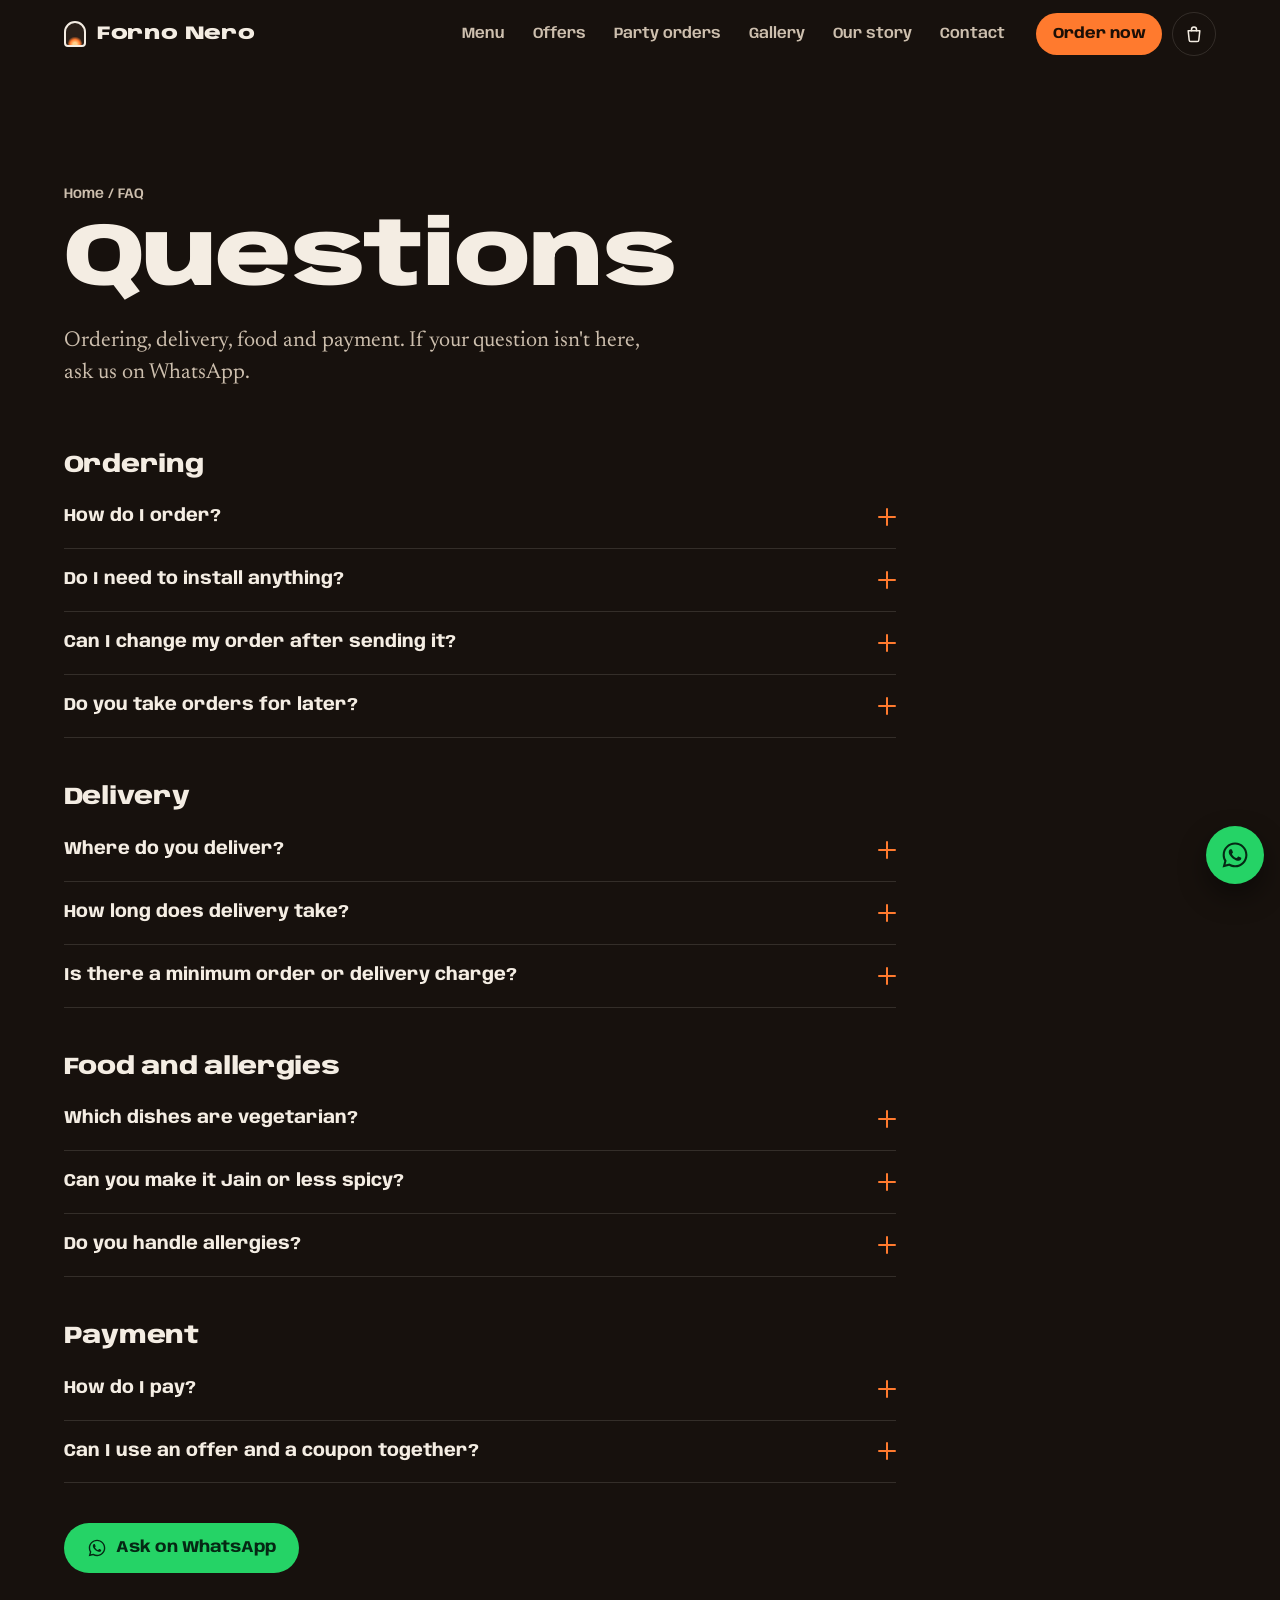
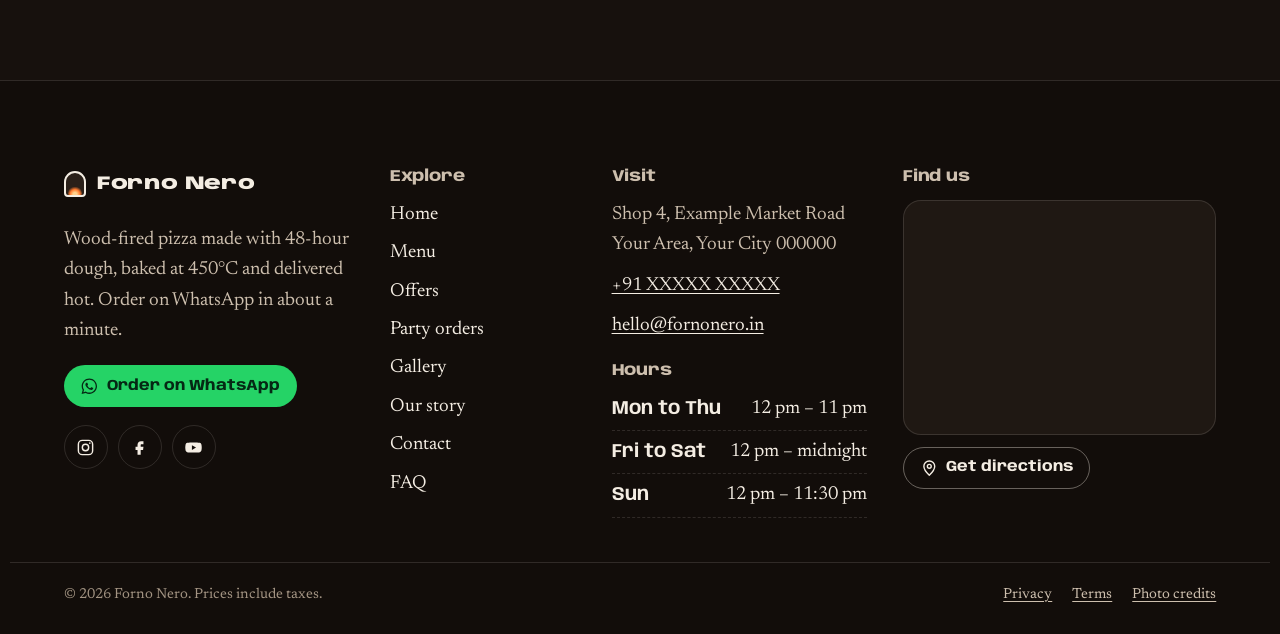
<file: faq.html>
<!doctype html>
<html lang="en-IN">
<head>
<meta charset="utf-8">
<meta name="viewport" content="width=device-width, initial-scale=1, viewport-fit=cover">
<title>FAQ — Forno Nero</title>
<meta name="description" content="Answers about ordering on WhatsApp, delivery areas and times, vegetarian and Jain options, allergies and payment.">
<meta name="theme-color" content="#17110d">
<link rel="icon" href="assets/favicon.svg" type="image/svg+xml">
<meta property="og:type" content="website">
<meta property="og:site_name" content="Forno Nero">
<meta property="og:title" content="FAQ — Forno Nero">
<meta property="og:description" content="Answers about ordering on WhatsApp, delivery areas and times, vegetarian and Jain options, allergies and payment.">
<meta property="og:image" content="https://images.unsplash.com/photo-1717883235373-ef10b2a745a3?ixlib=rb-4.1.0&amp;auto=format&amp;fit=crop&amp;w=1200&amp;h=630&amp;q=75">
<meta name="twitter:card" content="summary_large_image">
<link rel="preconnect" href="https://images.unsplash.com">
<link rel="preconnect" href="https://fonts.googleapis.com">
<link rel="preconnect" href="https://fonts.gstatic.com" crossorigin>
<link rel="preload" as="style" href="https://fonts.googleapis.com/css2?family=Anybody:wdth,wght@50..150,400..900&amp;family=Newsreader:ital,opsz,wght@0,6..72,400..600;1,6..72,400..600&amp;display=swap" onload="this.onload=null;this.rel='stylesheet'">
<noscript><link rel="stylesheet" href="https://fonts.googleapis.com/css2?family=Anybody:wdth,wght@50..150,400..900&amp;family=Newsreader:ital,opsz,wght@0,6..72,400..600;1,6..72,400..600&amp;display=swap"></noscript>
<link rel="stylesheet" href="css/styles.css">
</head>
<body class="page-faq">
<a class="skip" href="#main">Skip to content</a>
<header class="site-header" data-header>
  <div class="container header-inner">
    <a class="brand" href="index.html"><span class="brand-mark" aria-hidden="true"></span><span>Forno Nero</span></a>
    <nav class="nav" aria-label="Main"><ul><li><a href="menu.html">Menu</a></li><li><a href="offers.html">Offers</a></li><li><a href="catering.html">Party orders</a></li><li><a href="gallery.html">Gallery</a></li><li><a href="about.html">Our story</a></li><li><a href="contact.html">Contact</a></li></ul></nav>
    <div class="header-actions">
      <a class="btn btn-ember btn-sm header-order" href="menu.html">Order now</a>
      <button class="icon-btn cart-btn" type="button" data-cart-open aria-label="Open your order, 0 items"><svg viewBox="0 0 24 24" fill="none" stroke="currentColor" stroke-width="1.8" stroke-linecap="round" stroke-linejoin="round" aria-hidden="true"><path d="M5 8h14l-1.2 11.1a2 2 0 0 1-2 1.9H8.2a2 2 0 0 1-2-1.9L5 8z"/><path d="M9 8V6.5a3 3 0 0 1 6 0V8"/></svg><span class="cart-count" data-cart-count>0</span></button>
      <button class="icon-btn menu-toggle" type="button" data-nav-toggle aria-expanded="false" aria-controls="mobile-nav" aria-label="Open menu"><span class="bars"></span></button>
    </div>
  </div>
</header>
<div class="mobile-nav" id="mobile-nav" data-mobile-nav hidden>
  <nav aria-label="Mobile"><ul><li><a href="index.html">Home</a></li><li><a href="menu.html">Menu</a></li><li><a href="offers.html">Offers</a></li><li><a href="catering.html">Party orders</a></li><li><a href="gallery.html">Gallery</a></li><li><a href="about.html">Our story</a></li><li><a href="contact.html">Contact</a></li><li><a href="faq.html" aria-current="page">FAQ</a></li></ul></nav>
  <div class="mobile-nav-foot">
    <p class="status" data-open-status>Open daily from 12 pm</p>
    <a class="btn btn-wa" data-href="whatsapp" href="contact.html"><svg viewBox="0 0 24 24" fill="currentColor" aria-hidden="true"><path d="M12.04 2C6.58 2 2.13 6.45 2.13 11.91c0 1.75.46 3.45 1.32 4.95L2.05 22l5.25-1.38c1.45.79 3.08 1.21 4.74 1.21 5.46 0 9.91-4.45 9.91-9.91C21.95 6.45 17.5 2 12.04 2zm0 18.15c-1.48 0-2.93-.4-4.2-1.15l-.3-.18-3.12.82.83-3.04-.2-.31a8.2 8.2 0 0 1-1.26-4.38c0-4.54 3.7-8.24 8.25-8.24 4.54 0 8.24 3.7 8.24 8.24 0 4.55-3.7 8.24-8.24 8.24zm4.52-6.16c-.25-.12-1.47-.72-1.69-.81-.23-.08-.39-.12-.56.13-.16.25-.64.81-.79.97-.14.17-.29.19-.54.06-.25-.12-1.05-.39-1.99-1.23-.74-.66-1.23-1.47-1.38-1.72-.14-.25-.02-.38.11-.51.11-.11.25-.29.37-.43.13-.15.17-.25.25-.42.08-.17.04-.31-.02-.43-.06-.13-.56-1.35-.77-1.84-.2-.48-.41-.42-.56-.43h-.48c-.17 0-.43.06-.66.31-.22.25-.86.85-.86 2.07 0 1.22.89 2.4 1.01 2.56.12.17 1.75 2.67 4.23 3.74.59.26 1.05.41 1.41.52.59.19 1.13.16 1.56.1.48-.07 1.47-.6 1.67-1.18.21-.58.21-1.07.14-1.18-.06-.1-.22-.16-.47-.28z"/></svg>Order on WhatsApp</a>
    <a class="btn btn-ghost" data-href="call" href="contact.html"><svg viewBox="0 0 24 24" fill="none" stroke="currentColor" stroke-width="1.8" stroke-linecap="round" stroke-linejoin="round" aria-hidden="true"><path d="M5 4h3l2 5-2.5 1.5a11 11 0 0 0 5 5L14 13l5 2v3a2 2 0 0 1-2 2A16 16 0 0 1 3 6a2 2 0 0 1 2-2z"/></svg>Call us</a>
  </div>
</div>
<main id="main">
<header class="page-hero">
  <div class="container">
    <p class="crumbs"><a href="index.html">Home</a> / FAQ</p>
    <h1 class="display">Questions</h1>
    <p class="lead">Ordering, delivery, food and payment. If your question isn't here, ask us on WhatsApp.</p>
  </div>
</header>
<div class="container section-tight" style="padding-top:0"><div style="max-width:52rem"><section class="faq-group"><h2>Ordering</h2><div class="faq-item"><button class="faq-q" type="button">How do I order?<span class="plus" aria-hidden="true"></span></button><div class="faq-a" role="region"><div><p>Add dishes from the menu, open your order, fill in your details and press “Send order on WhatsApp”. A ready-made message opens in WhatsApp. Press send and we confirm the total and delivery time.</p></div></div></div><div class="faq-item"><button class="faq-q" type="button">Do I need to install anything?<span class="plus" aria-hidden="true"></span></button><div class="faq-a" role="region"><div><p>Only WhatsApp, which you probably have already. There's no app to download and no account to create.</p></div></div></div><div class="faq-item"><button class="faq-q" type="button">Can I change my order after sending it?<span class="plus" aria-hidden="true"></span></button><div class="faq-a" role="region"><div><p>Yes. Reply in the same WhatsApp chat as soon as you can. Once a pizza is in the oven we can't change it, but we'll tell you what's possible.</p></div></div></div><div class="faq-item"><button class="faq-q" type="button">Do you take orders for later?<span class="plus" aria-hidden="true"></span></button><div class="faq-a" role="region"><div><p>Yes. Choose “Later today” in the order form and write the time in the notes, or message us to order for another day.</p></div></div></div></section><section class="faq-group"><h2>Delivery</h2><div class="faq-item"><button class="faq-q" type="button">Where do you deliver?<span class="plus" aria-hidden="true"></span></button><div class="faq-a" role="region"><div><p>Within <span data-site="radius">6 km</span> of the kitchen. The Contact page lists the main areas, or send us your location on WhatsApp to check.</p></div></div></div><div class="faq-item"><button class="faq-q" type="button">How long does delivery take?<span class="plus" aria-hidden="true"></span></button><div class="faq-a" role="region"><div><p>Usually <span data-site="eta">35–45 minutes</span>. On busy evenings we tell you the expected time when we confirm.</p></div></div></div><div class="faq-item"><button class="faq-q" type="button">Is there a minimum order or delivery charge?<span class="plus" aria-hidden="true"></span></button><div class="faq-a" role="region"><div><p>Delivery orders need a minimum of <span data-site="min-order">₹199</span>. Delivery is free above <span data-site="free-above">₹599</span>, otherwise it costs <span data-site="delivery-fee">₹40</span>.</p></div></div></div></section><section class="faq-group"><h2>Food and allergies</h2><div class="faq-item"><button class="faq-q" type="button">Which dishes are vegetarian?<span class="plus" aria-hidden="true"></span></button><div class="faq-a" role="region"><div><p>Vegetarian dishes have a green symbol and non-vegetarian dishes a red one. Turn on “Veg only” on the menu to see vegetarian dishes alone. All our desserts are eggless.</p></div></div></div><div class="faq-item"><button class="faq-q" type="button">Can you make it Jain or less spicy?<span class="plus" aria-hidden="true"></span></button><div class="faq-a" role="region"><div><p>Many pizzas can be made without onion and garlic, and we can go easy on the chilli. Add it to the notes and we'll confirm on WhatsApp.</p></div></div></div><div class="faq-item"><button class="faq-q" type="button">Do you handle allergies?<span class="plus" aria-hidden="true"></span></button><div class="faq-a" role="region"><div><p>Our kitchen uses wheat, dairy, nuts and meat, so we can't promise any dish is allergen-free. Tell us about allergies in the notes and we'll advise you before you pay.</p></div></div></div></section><section class="faq-group"><h2>Payment</h2><div class="faq-item"><button class="faq-q" type="button">How do I pay?<span class="plus" aria-hidden="true"></span></button><div class="faq-a" role="region"><div><p>You pay when the order arrives or when you pick it up: <span data-payments>UPI, cash or card</span>. Nothing is charged on the website.</p></div></div></div><div class="faq-item"><button class="faq-q" type="button">Can I use an offer and a coupon together?<span class="plus" aria-hidden="true"></span></button><div class="faq-a" role="region"><div><p>One offer or coupon per order. Add the code in the coupon box and we'll apply it when we confirm.</p></div></div></div></section>
  <p style="margin-top:40px"><a class="btn btn-wa" data-href="whatsapp-question" href="contact.html"><svg viewBox="0 0 24 24" fill="currentColor" aria-hidden="true"><path d="M12.04 2C6.58 2 2.13 6.45 2.13 11.91c0 1.75.46 3.45 1.32 4.95L2.05 22l5.25-1.38c1.45.79 3.08 1.21 4.74 1.21 5.46 0 9.91-4.45 9.91-9.91C21.95 6.45 17.5 2 12.04 2zm0 18.15c-1.48 0-2.93-.4-4.2-1.15l-.3-.18-3.12.82.83-3.04-.2-.31a8.2 8.2 0 0 1-1.26-4.38c0-4.54 3.7-8.24 8.25-8.24 4.54 0 8.24 3.7 8.24 8.24 0 4.55-3.7 8.24-8.24 8.24zm4.52-6.16c-.25-.12-1.47-.72-1.69-.81-.23-.08-.39-.12-.56.13-.16.25-.64.81-.79.97-.14.17-.29.19-.54.06-.25-.12-1.05-.39-1.99-1.23-.74-.66-1.23-1.47-1.38-1.72-.14-.25-.02-.38.11-.51.11-.11.25-.29.37-.43.13-.15.17-.25.25-.42.08-.17.04-.31-.02-.43-.06-.13-.56-1.35-.77-1.84-.2-.48-.41-.42-.56-.43h-.48c-.17 0-.43.06-.66.31-.22.25-.86.85-.86 2.07 0 1.22.89 2.4 1.01 2.56.12.17 1.75 2.67 4.23 3.74.59.26 1.05.41 1.41.52.59.19 1.13.16 1.56.1.48-.07 1.47-.6 1.67-1.18.21-.58.21-1.07.14-1.18-.06-.1-.22-.16-.47-.28z"/></svg>Ask on WhatsApp</a></p>
</div></div>
</main>
<footer class="site-footer">
  <div class="container footer-grid">
    <div class="footer-brand">
      <a class="brand" href="index.html"><span class="brand-mark" aria-hidden="true"></span><span>Forno Nero</span></a>
      <p style="margin-top:16px">Wood-fired pizza made with 48-hour dough, baked at 450°C and delivered hot. Order on WhatsApp in about a minute.</p>
      <a class="btn btn-wa btn-sm" data-href="whatsapp" href="contact.html"><svg viewBox="0 0 24 24" fill="currentColor" aria-hidden="true"><path d="M12.04 2C6.58 2 2.13 6.45 2.13 11.91c0 1.75.46 3.45 1.32 4.95L2.05 22l5.25-1.38c1.45.79 3.08 1.21 4.74 1.21 5.46 0 9.91-4.45 9.91-9.91C21.95 6.45 17.5 2 12.04 2zm0 18.15c-1.48 0-2.93-.4-4.2-1.15l-.3-.18-3.12.82.83-3.04-.2-.31a8.2 8.2 0 0 1-1.26-4.38c0-4.54 3.7-8.24 8.25-8.24 4.54 0 8.24 3.7 8.24 8.24 0 4.55-3.7 8.24-8.24 8.24zm4.52-6.16c-.25-.12-1.47-.72-1.69-.81-.23-.08-.39-.12-.56.13-.16.25-.64.81-.79.97-.14.17-.29.19-.54.06-.25-.12-1.05-.39-1.99-1.23-.74-.66-1.23-1.47-1.38-1.72-.14-.25-.02-.38.11-.51.11-.11.25-.29.37-.43.13-.15.17-.25.25-.42.08-.17.04-.31-.02-.43-.06-.13-.56-1.35-.77-1.84-.2-.48-.41-.42-.56-.43h-.48c-.17 0-.43.06-.66.31-.22.25-.86.85-.86 2.07 0 1.22.89 2.4 1.01 2.56.12.17 1.75 2.67 4.23 3.74.59.26 1.05.41 1.41.52.59.19 1.13.16 1.56.1.48-.07 1.47-.6 1.67-1.18.21-.58.21-1.07.14-1.18-.06-.1-.22-.16-.47-.28z"/></svg>Order on WhatsApp</a>
      <ul class="socials" aria-label="Social media" style="list-style:none;padding:0">
        <li><a data-href="instagram" href="#" aria-label="Instagram"><svg viewBox="0 0 24 24" fill="none" stroke="currentColor" stroke-width="1.8" aria-hidden="true"><rect x="3" y="3" width="18" height="18" rx="5"/><circle cx="12" cy="12" r="4"/><circle cx="17.5" cy="6.5" r="1" fill="currentColor" stroke="none"/></svg></a></li>
        <li><a data-href="facebook" href="#" aria-label="Facebook"><svg viewBox="0 0 24 24" fill="currentColor" aria-hidden="true"><path d="M14 8h3V4h-3c-2.8 0-4.5 1.8-4.5 4.6V11H7v4h2.5v6h4v-6h3l.5-4h-3.5V8.8c0-.5.3-.8.5-.8z"/></svg></a></li>
        <li><a data-href="youtube" href="#" aria-label="YouTube"><svg viewBox="0 0 24 24" fill="currentColor" aria-hidden="true"><path d="M22 8.2a3 3 0 0 0-2.1-2.1C18 5.6 12 5.6 12 5.6s-6 0-7.9.5A3 3 0 0 0 2 8.2 31 31 0 0 0 1.6 12 31 31 0 0 0 2 15.8a3 3 0 0 0 2.1 2.1c1.9.5 7.9.5 7.9.5s6 0 7.9-.5a3 3 0 0 0 2.1-2.1c.3-1.2.4-2.5.4-3.8s-.1-2.6-.4-3.8zM10 15V9l5.2 3L10 15z"/></svg></a></li>
        <li><a data-href="x" href="#" aria-label="X"><svg viewBox="0 0 24 24" fill="currentColor" aria-hidden="true"><path d="M17.8 3h3.1l-6.8 7.8 8 10.2h-6.3l-4.9-6.4L5.3 21H2.2l7.3-8.3L1.8 3h6.4l4.4 5.8L17.8 3zm-1.1 16.2h1.7L7.4 4.7H5.6l11.1 14.5z"/></svg></a></li>
      </ul>
    </div>
    <nav aria-labelledby="f-explore"><h2 id="f-explore">Explore</h2><ul class="footer-links"><li><a href="index.html">Home</a></li><li><a href="menu.html">Menu</a></li><li><a href="offers.html">Offers</a></li><li><a href="catering.html">Party orders</a></li><li><a href="gallery.html">Gallery</a></li><li><a href="about.html">Our story</a></li><li><a href="contact.html">Contact</a></li><li><a href="faq.html">FAQ</a></li></ul></nav>
    <div>
      <h2>Visit</h2>
      <address class="footer-contact">
        <span><span data-site="address-1">Shop 4, Example Market Road</span><br><span data-site="address-2">Your Area, Your City</span></span>
        <a data-href="call" href="contact.html" data-site="phone">+91 XXXXX XXXXX</a>
        <a data-href="email" href="contact.html" data-site="email">hello@fornonero.in</a>
      </address>
      <h2 style="margin-top:22px">Hours</h2>
      <ul class="hours-list" data-hours></ul>
    </div>
    <div>
      <h2>Find us</h2>
      <div class="footer-map"><iframe data-map title="Map showing where to find Forno Nero" loading="lazy" referrerpolicy="no-referrer-when-downgrade"></iframe></div>
      <a class="btn btn-ghost btn-sm" data-href="directions" href="contact.html"><svg viewBox="0 0 24 24" fill="none" stroke="currentColor" stroke-width="1.8" stroke-linecap="round" stroke-linejoin="round" aria-hidden="true"><path d="M12 21s-7-6.2-7-11.5A7 7 0 0 1 19 9.5C19 14.8 12 21 12 21z"/><circle cx="12" cy="9.5" r="2.5"/></svg>Get directions</a>
    </div>
  </div>
  <div class="container footer-base">
    <p style="margin:0">© <span data-year>2026</span> Forno Nero. Prices include taxes.</p>
    <nav aria-label="Legal"><a href="privacy.html">Privacy</a><a href="terms.html">Terms</a><a href="gallery.html#credits">Photo credits</a></nav>
  </div>
</footer>
<div class="drawer" data-drawer hidden>
  <div class="drawer-scrim" data-cart-close></div>
  <div class="drawer-panel" role="dialog" aria-modal="true" aria-labelledby="cart-title" tabindex="-1">
    <div class="drawer-head"><h2 id="cart-title">Your order</h2><button class="icon-btn" type="button" data-cart-close aria-label="Close your order"><svg viewBox="0 0 24 24" fill="none" stroke="currentColor" stroke-width="2" stroke-linecap="round" aria-hidden="true"><path d="M6 6l12 12M18 6L6 18"/></svg></button></div>
    <div class="drawer-body">
      <div class="cart-empty" data-cart-empty>
        <h3>Your box is empty</h3>
        <p>Add a pizza or two and we'll put the WhatsApp message together for you.</p>
        <a class="btn btn-ember" href="menu.html">Browse the menu</a>
      </div>
      <ul class="cart-lines" data-cart-lines></ul>
      <div data-checkout-wrap hidden>
        <form class="checkout" data-checkout novalidate>
          <h3 class="checkout-title">How do you want it?</h3>
          <fieldset class="seg"><legend class="sr-only">Delivery or pickup</legend>
            <label><input type="radio" name="mode" value="delivery" checked><span>Delivery</span></label>
            <label><input type="radio" name="mode" value="pickup"><span>Pickup</span></label>
          </fieldset>
          <div class="field"><label for="co-name">Name</label><input id="co-name" name="name" autocomplete="name"><span class="err" id="co-name-err"></span></div>
          <div class="field"><label for="co-phone">Mobile number</label><input id="co-phone" name="phone" type="tel" inputmode="tel" autocomplete="tel"><span class="err"></span></div>
          <div class="field" data-delivery-only><label for="co-address">Delivery address</label><textarea id="co-address" name="address" rows="2" autocomplete="street-address" placeholder="House or flat number, street, area"></textarea><span class="err"></span></div>
          <div class="field" data-delivery-only><label for="co-landmark">Landmark <span class="opt">(optional)</span></label><input id="co-landmark" name="landmark"></div>
          <div class="form-grid">
            <div class="field"><label for="co-when">When</label><select id="co-when" name="when"><option>As soon as possible</option><option>In about an hour</option><option>Later today (time in notes)</option></select></div>
            <div class="field"><label for="co-pay">Payment</label><select id="co-pay" name="payment"></select></div>
          </div>
          <div class="field"><label for="co-coupon">Coupon <span class="opt">(optional)</span></label><input id="co-coupon" name="coupon" autocomplete="off" autocapitalize="characters"></div>
          <div class="field"><label for="co-notes">Notes for the kitchen <span class="opt">(optional)</span></label><textarea id="co-notes" name="notes" rows="2" placeholder="Less spicy, offer picks, gate code"></textarea></div>
          <p class="notice" data-demo-note hidden>Demo mode: orders open WhatsApp's contact picker. Put your number in <code>js/config.js</code> to receive them directly.</p>
          <details class="wa-preview"><summary>Preview the WhatsApp message</summary><pre data-wa-preview></pre></details>
          <button class="clear-cart" type="button" data-clear-cart>Clear order</button>
        </form>
      </div>
    </div>
    <div class="drawer-foot" data-cart-foot hidden>
      <dl class="totals">
        <div><dt>Subtotal</dt><dd data-total-sub>₹0</dd></div>
        <div><dt>Delivery</dt><dd data-total-fee>Free</dd></div>
        <div class="total"><dt>Total</dt><dd data-total>₹0</dd></div>
      </dl>
      <p class="fine" data-fee-hint hidden></p>
      <button class="btn btn-wa btn-block" type="button" data-send-order><svg viewBox="0 0 24 24" fill="currentColor" aria-hidden="true"><path d="M12.04 2C6.58 2 2.13 6.45 2.13 11.91c0 1.75.46 3.45 1.32 4.95L2.05 22l5.25-1.38c1.45.79 3.08 1.21 4.74 1.21 5.46 0 9.91-4.45 9.91-9.91C21.95 6.45 17.5 2 12.04 2zm0 18.15c-1.48 0-2.93-.4-4.2-1.15l-.3-.18-3.12.82.83-3.04-.2-.31a8.2 8.2 0 0 1-1.26-4.38c0-4.54 3.7-8.24 8.25-8.24 4.54 0 8.24 3.7 8.24 8.24 0 4.55-3.7 8.24-8.24 8.24zm4.52-6.16c-.25-.12-1.47-.72-1.69-.81-.23-.08-.39-.12-.56.13-.16.25-.64.81-.79.97-.14.17-.29.19-.54.06-.25-.12-1.05-.39-1.99-1.23-.74-.66-1.23-1.47-1.38-1.72-.14-.25-.02-.38.11-.51.11-.11.25-.29.37-.43.13-.15.17-.25.25-.42.08-.17.04-.31-.02-.43-.06-.13-.56-1.35-.77-1.84-.2-.48-.41-.42-.56-.43h-.48c-.17 0-.43.06-.66.31-.22.25-.86.85-.86 2.07 0 1.22.89 2.4 1.01 2.56.12.17 1.75 2.67 4.23 3.74.59.26 1.05.41 1.41.52.59.19 1.13.16 1.56.1.48-.07 1.47-.6 1.67-1.18.21-.58.21-1.07.14-1.18-.06-.1-.22-.16-.47-.28z"/></svg>Send order on WhatsApp</button>
      <p class="fine" style="margin:10px 0 0;text-align:center">Nothing is charged here. We confirm the total and time on WhatsApp.</p>
    </div>
  </div>
</div>
<div class="cart-bar" data-cart-bar hidden><button type="button" data-cart-open><span>View order</span><span data-cart-bar-summary></span></button></div>
<a class="wa-fab" data-href="whatsapp" href="contact.html" aria-label="Chat with us on WhatsApp"><svg viewBox="0 0 24 24" fill="currentColor" aria-hidden="true"><path d="M12.04 2C6.58 2 2.13 6.45 2.13 11.91c0 1.75.46 3.45 1.32 4.95L2.05 22l5.25-1.38c1.45.79 3.08 1.21 4.74 1.21 5.46 0 9.91-4.45 9.91-9.91C21.95 6.45 17.5 2 12.04 2zm0 18.15c-1.48 0-2.93-.4-4.2-1.15l-.3-.18-3.12.82.83-3.04-.2-.31a8.2 8.2 0 0 1-1.26-4.38c0-4.54 3.7-8.24 8.25-8.24 4.54 0 8.24 3.7 8.24 8.24 0 4.55-3.7 8.24-8.24 8.24zm4.52-6.16c-.25-.12-1.47-.72-1.69-.81-.23-.08-.39-.12-.56.13-.16.25-.64.81-.79.97-.14.17-.29.19-.54.06-.25-.12-1.05-.39-1.99-1.23-.74-.66-1.23-1.47-1.38-1.72-.14-.25-.02-.38.11-.51.11-.11.25-.29.37-.43.13-.15.17-.25.25-.42.08-.17.04-.31-.02-.43-.06-.13-.56-1.35-.77-1.84-.2-.48-.41-.42-.56-.43h-.48c-.17 0-.43.06-.66.31-.22.25-.86.85-.86 2.07 0 1.22.89 2.4 1.01 2.56.12.17 1.75 2.67 4.23 3.74.59.26 1.05.41 1.41.52.59.19 1.13.16 1.56.1.48-.07 1.47-.6 1.67-1.18.21-.58.21-1.07.14-1.18-.06-.1-.22-.16-.47-.28z"/></svg></a>
<div class="toasts" data-toasts aria-live="polite"></div>
<script src="js/config.js" defer></script>
<script src="js/data.js" defer></script>
<script src="js/main.js" defer></script>
</body>
</html>
</file>
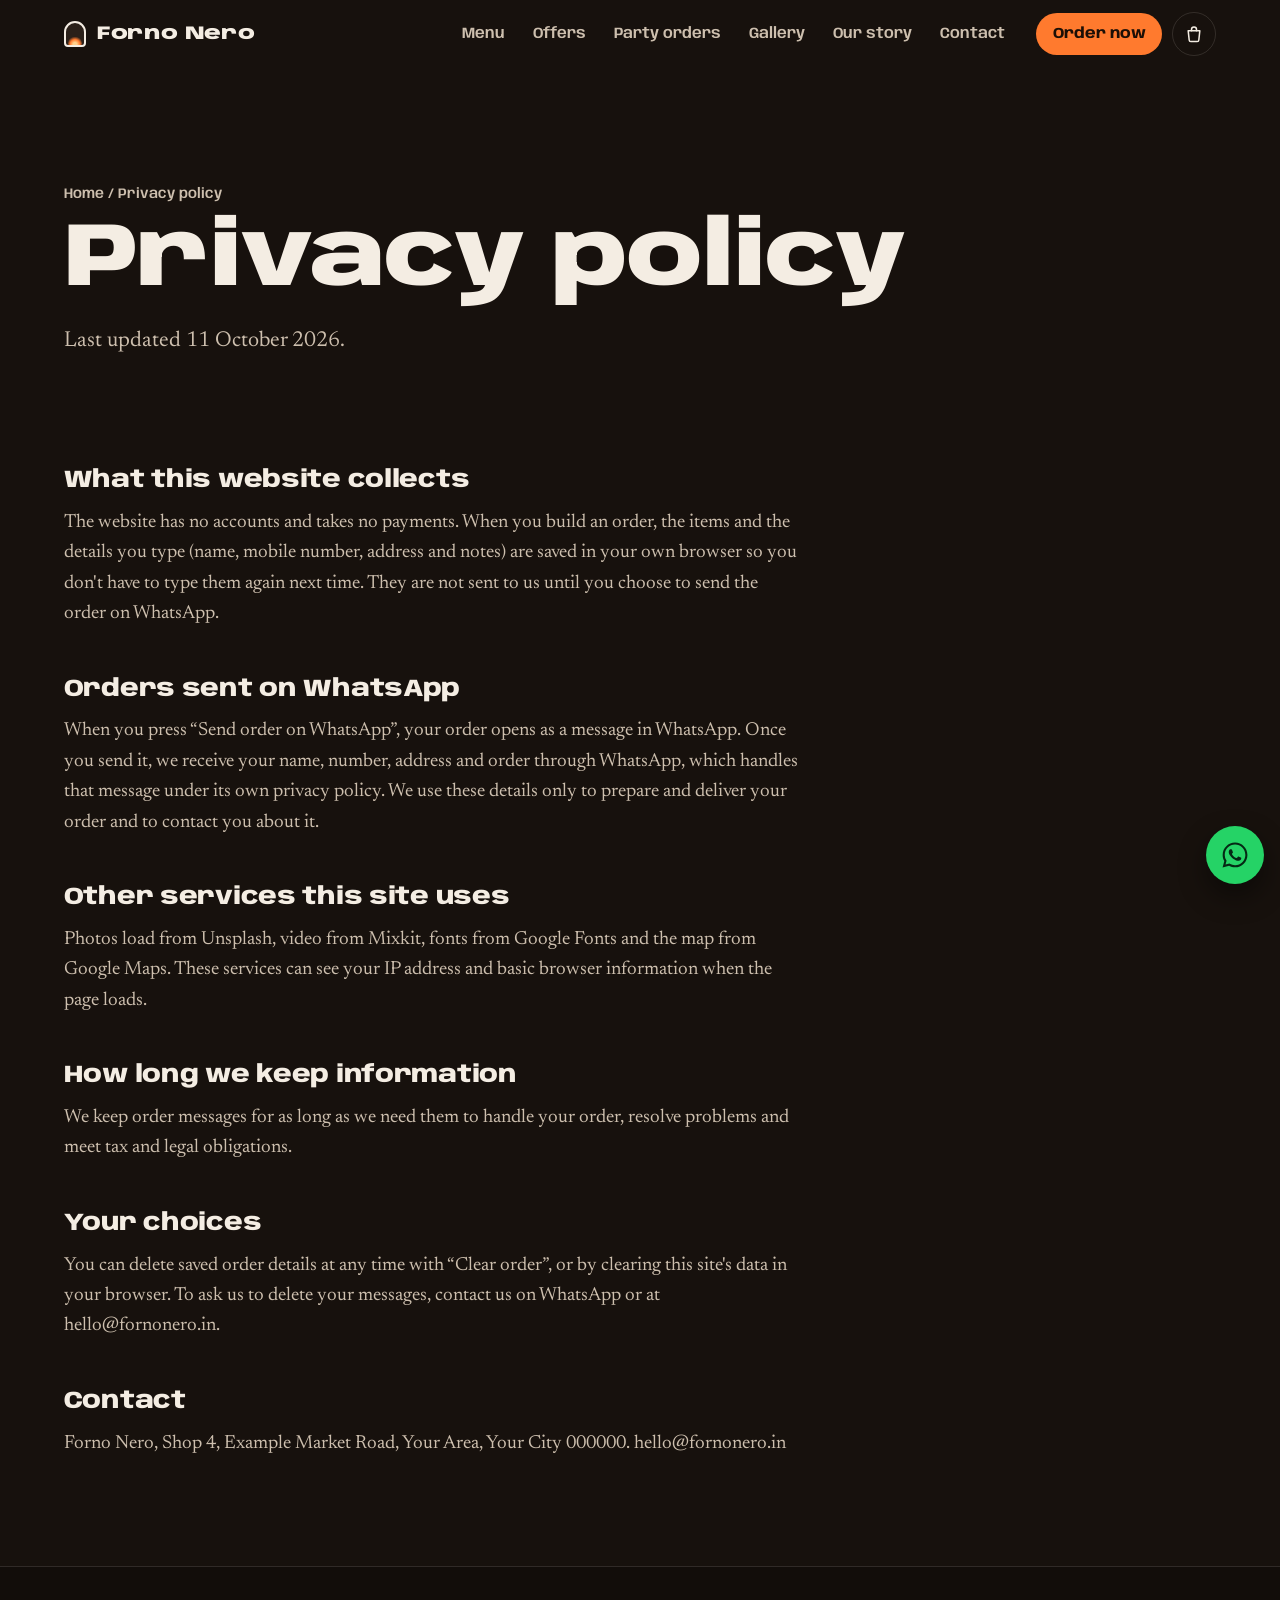
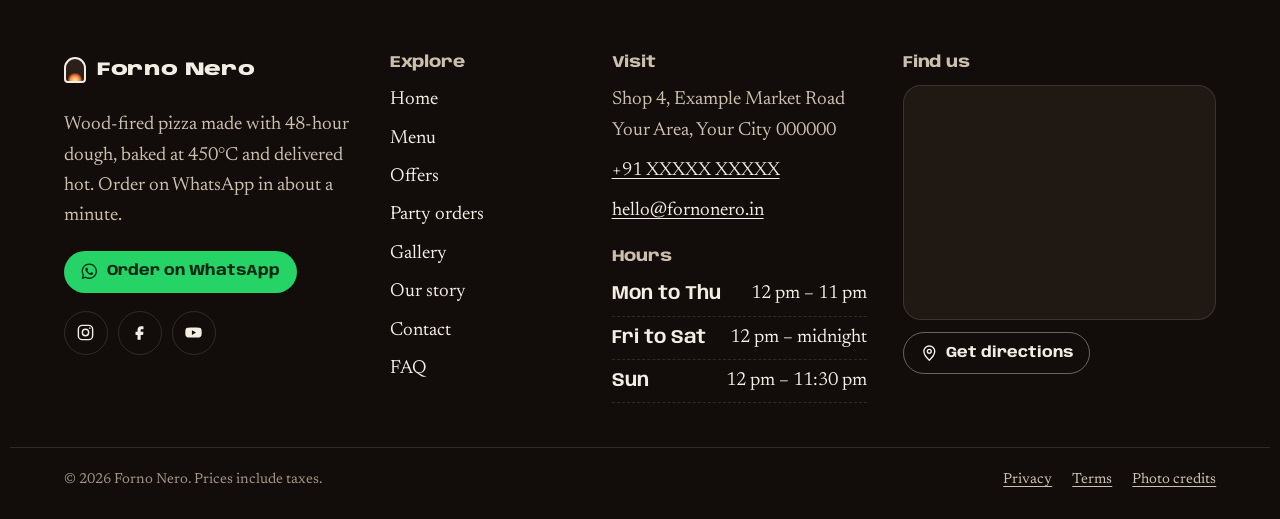
<file: privacy.html>
<!doctype html>
<html lang="en-IN">
<head>
<meta charset="utf-8">
<meta name="viewport" content="width=device-width, initial-scale=1, viewport-fit=cover">
<title>Privacy policy — Forno Nero</title>
<meta name="description" content="How Forno Nero handles the details you share when you order on WhatsApp.">
<meta name="theme-color" content="#17110d">
<link rel="icon" href="assets/favicon.svg" type="image/svg+xml">
<meta property="og:type" content="website">
<meta property="og:site_name" content="Forno Nero">
<meta property="og:title" content="Privacy policy — Forno Nero">
<meta property="og:description" content="How Forno Nero handles the details you share when you order on WhatsApp.">
<meta property="og:image" content="https://images.unsplash.com/photo-1717883235373-ef10b2a745a3?ixlib=rb-4.1.0&amp;auto=format&amp;fit=crop&amp;w=1200&amp;h=630&amp;q=75">
<meta name="twitter:card" content="summary_large_image">
<link rel="preconnect" href="https://images.unsplash.com">
<link rel="preconnect" href="https://fonts.googleapis.com">
<link rel="preconnect" href="https://fonts.gstatic.com" crossorigin>
<link rel="preload" as="style" href="https://fonts.googleapis.com/css2?family=Anybody:wdth,wght@50..150,400..900&amp;family=Newsreader:ital,opsz,wght@0,6..72,400..600;1,6..72,400..600&amp;display=swap" onload="this.onload=null;this.rel='stylesheet'">
<noscript><link rel="stylesheet" href="https://fonts.googleapis.com/css2?family=Anybody:wdth,wght@50..150,400..900&amp;family=Newsreader:ital,opsz,wght@0,6..72,400..600;1,6..72,400..600&amp;display=swap"></noscript>
<link rel="stylesheet" href="css/styles.css">
</head>
<body class="page-privacy">
<a class="skip" href="#main">Skip to content</a>
<header class="site-header" data-header>
  <div class="container header-inner">
    <a class="brand" href="index.html"><span class="brand-mark" aria-hidden="true"></span><span>Forno Nero</span></a>
    <nav class="nav" aria-label="Main"><ul><li><a href="menu.html">Menu</a></li><li><a href="offers.html">Offers</a></li><li><a href="catering.html">Party orders</a></li><li><a href="gallery.html">Gallery</a></li><li><a href="about.html">Our story</a></li><li><a href="contact.html">Contact</a></li></ul></nav>
    <div class="header-actions">
      <a class="btn btn-ember btn-sm header-order" href="menu.html">Order now</a>
      <button class="icon-btn cart-btn" type="button" data-cart-open aria-label="Open your order, 0 items"><svg viewBox="0 0 24 24" fill="none" stroke="currentColor" stroke-width="1.8" stroke-linecap="round" stroke-linejoin="round" aria-hidden="true"><path d="M5 8h14l-1.2 11.1a2 2 0 0 1-2 1.9H8.2a2 2 0 0 1-2-1.9L5 8z"/><path d="M9 8V6.5a3 3 0 0 1 6 0V8"/></svg><span class="cart-count" data-cart-count>0</span></button>
      <button class="icon-btn menu-toggle" type="button" data-nav-toggle aria-expanded="false" aria-controls="mobile-nav" aria-label="Open menu"><span class="bars"></span></button>
    </div>
  </div>
</header>
<div class="mobile-nav" id="mobile-nav" data-mobile-nav hidden>
  <nav aria-label="Mobile"><ul><li><a href="index.html">Home</a></li><li><a href="menu.html">Menu</a></li><li><a href="offers.html">Offers</a></li><li><a href="catering.html">Party orders</a></li><li><a href="gallery.html">Gallery</a></li><li><a href="about.html">Our story</a></li><li><a href="contact.html">Contact</a></li><li><a href="faq.html">FAQ</a></li></ul></nav>
  <div class="mobile-nav-foot">
    <p class="status" data-open-status>Open daily from 12 pm</p>
    <a class="btn btn-wa" data-href="whatsapp" href="contact.html"><svg viewBox="0 0 24 24" fill="currentColor" aria-hidden="true"><path d="M12.04 2C6.58 2 2.13 6.45 2.13 11.91c0 1.75.46 3.45 1.32 4.95L2.05 22l5.25-1.38c1.45.79 3.08 1.21 4.74 1.21 5.46 0 9.91-4.45 9.91-9.91C21.95 6.45 17.5 2 12.04 2zm0 18.15c-1.48 0-2.93-.4-4.2-1.15l-.3-.18-3.12.82.83-3.04-.2-.31a8.2 8.2 0 0 1-1.26-4.38c0-4.54 3.7-8.24 8.25-8.24 4.54 0 8.24 3.7 8.24 8.24 0 4.55-3.7 8.24-8.24 8.24zm4.52-6.16c-.25-.12-1.47-.72-1.69-.81-.23-.08-.39-.12-.56.13-.16.25-.64.81-.79.97-.14.17-.29.19-.54.06-.25-.12-1.05-.39-1.99-1.23-.74-.66-1.23-1.47-1.38-1.72-.14-.25-.02-.38.11-.51.11-.11.25-.29.37-.43.13-.15.17-.25.25-.42.08-.17.04-.31-.02-.43-.06-.13-.56-1.35-.77-1.84-.2-.48-.41-.42-.56-.43h-.48c-.17 0-.43.06-.66.31-.22.25-.86.85-.86 2.07 0 1.22.89 2.4 1.01 2.56.12.17 1.75 2.67 4.23 3.74.59.26 1.05.41 1.41.52.59.19 1.13.16 1.56.1.48-.07 1.47-.6 1.67-1.18.21-.58.21-1.07.14-1.18-.06-.1-.22-.16-.47-.28z"/></svg>Order on WhatsApp</a>
    <a class="btn btn-ghost" data-href="call" href="contact.html"><svg viewBox="0 0 24 24" fill="none" stroke="currentColor" stroke-width="1.8" stroke-linecap="round" stroke-linejoin="round" aria-hidden="true"><path d="M5 4h3l2 5-2.5 1.5a11 11 0 0 0 5 5L14 13l5 2v3a2 2 0 0 1-2 2A16 16 0 0 1 3 6a2 2 0 0 1 2-2z"/></svg>Call us</a>
  </div>
</div>
<main id="main">
<header class="page-hero">
  <div class="container">
    <p class="crumbs"><a href="index.html">Home</a> / Privacy policy</p>
    <h1 class="display">Privacy policy</h1>
    <p class="lead">Last updated 11 October 2026.</p>
  </div>
</header>
<div class="container section-tight" style="padding-top:0"><div class="prose"><h2>What this website collects</h2><p>The website has no accounts and takes no payments. When you build an order, the items and the details you type (name, mobile number, address and notes) are saved in your own browser so you don't have to type them again next time. They are not sent to us until you choose to send the order on WhatsApp.</p><h2>Orders sent on WhatsApp</h2><p>When you press “Send order on WhatsApp”, your order opens as a message in WhatsApp. Once you send it, we receive your name, number, address and order through WhatsApp, which handles that message under its own privacy policy. We use these details only to prepare and deliver your order and to contact you about it.</p><h2>Other services this site uses</h2><p>Photos load from Unsplash, video from Mixkit, fonts from Google Fonts and the map from Google Maps. These services can see your IP address and basic browser information when the page loads.</p><h2>How long we keep information</h2><p>We keep order messages for as long as we need them to handle your order, resolve problems and meet tax and legal obligations.</p><h2>Your choices</h2><p>You can delete saved order details at any time with “Clear order”, or by clearing this site's data in your browser. To ask us to delete your messages, contact us on WhatsApp or at <span data-site="email">hello@fornonero.in</span>.</p><h2>Contact</h2><p><span data-site="name">Forno Nero</span>, <span data-site="address">Shop 4, Example Market Road</span>. <span data-site="email">hello@fornonero.in</span></p></div></div>
</main>
<footer class="site-footer">
  <div class="container footer-grid">
    <div class="footer-brand">
      <a class="brand" href="index.html"><span class="brand-mark" aria-hidden="true"></span><span>Forno Nero</span></a>
      <p style="margin-top:16px">Wood-fired pizza made with 48-hour dough, baked at 450°C and delivered hot. Order on WhatsApp in about a minute.</p>
      <a class="btn btn-wa btn-sm" data-href="whatsapp" href="contact.html"><svg viewBox="0 0 24 24" fill="currentColor" aria-hidden="true"><path d="M12.04 2C6.58 2 2.13 6.45 2.13 11.91c0 1.75.46 3.45 1.32 4.95L2.05 22l5.25-1.38c1.45.79 3.08 1.21 4.74 1.21 5.46 0 9.91-4.45 9.91-9.91C21.95 6.45 17.5 2 12.04 2zm0 18.15c-1.48 0-2.93-.4-4.2-1.15l-.3-.18-3.12.82.83-3.04-.2-.31a8.2 8.2 0 0 1-1.26-4.38c0-4.54 3.7-8.24 8.25-8.24 4.54 0 8.24 3.7 8.24 8.24 0 4.55-3.7 8.24-8.24 8.24zm4.52-6.16c-.25-.12-1.47-.72-1.69-.81-.23-.08-.39-.12-.56.13-.16.25-.64.81-.79.97-.14.17-.29.19-.54.06-.25-.12-1.05-.39-1.99-1.23-.74-.66-1.23-1.47-1.38-1.72-.14-.25-.02-.38.11-.51.11-.11.25-.29.37-.43.13-.15.17-.25.25-.42.08-.17.04-.31-.02-.43-.06-.13-.56-1.35-.77-1.84-.2-.48-.41-.42-.56-.43h-.48c-.17 0-.43.06-.66.31-.22.25-.86.85-.86 2.07 0 1.22.89 2.4 1.01 2.56.12.17 1.75 2.67 4.23 3.74.59.26 1.05.41 1.41.52.59.19 1.13.16 1.56.1.48-.07 1.47-.6 1.67-1.18.21-.58.21-1.07.14-1.18-.06-.1-.22-.16-.47-.28z"/></svg>Order on WhatsApp</a>
      <ul class="socials" aria-label="Social media" style="list-style:none;padding:0">
        <li><a data-href="instagram" href="#" aria-label="Instagram"><svg viewBox="0 0 24 24" fill="none" stroke="currentColor" stroke-width="1.8" aria-hidden="true"><rect x="3" y="3" width="18" height="18" rx="5"/><circle cx="12" cy="12" r="4"/><circle cx="17.5" cy="6.5" r="1" fill="currentColor" stroke="none"/></svg></a></li>
        <li><a data-href="facebook" href="#" aria-label="Facebook"><svg viewBox="0 0 24 24" fill="currentColor" aria-hidden="true"><path d="M14 8h3V4h-3c-2.8 0-4.5 1.8-4.5 4.6V11H7v4h2.5v6h4v-6h3l.5-4h-3.5V8.8c0-.5.3-.8.5-.8z"/></svg></a></li>
        <li><a data-href="youtube" href="#" aria-label="YouTube"><svg viewBox="0 0 24 24" fill="currentColor" aria-hidden="true"><path d="M22 8.2a3 3 0 0 0-2.1-2.1C18 5.6 12 5.6 12 5.6s-6 0-7.9.5A3 3 0 0 0 2 8.2 31 31 0 0 0 1.6 12 31 31 0 0 0 2 15.8a3 3 0 0 0 2.1 2.1c1.9.5 7.9.5 7.9.5s6 0 7.9-.5a3 3 0 0 0 2.1-2.1c.3-1.2.4-2.5.4-3.8s-.1-2.6-.4-3.8zM10 15V9l5.2 3L10 15z"/></svg></a></li>
        <li><a data-href="x" href="#" aria-label="X"><svg viewBox="0 0 24 24" fill="currentColor" aria-hidden="true"><path d="M17.8 3h3.1l-6.8 7.8 8 10.2h-6.3l-4.9-6.4L5.3 21H2.2l7.3-8.3L1.8 3h6.4l4.4 5.8L17.8 3zm-1.1 16.2h1.7L7.4 4.7H5.6l11.1 14.5z"/></svg></a></li>
      </ul>
    </div>
    <nav aria-labelledby="f-explore"><h2 id="f-explore">Explore</h2><ul class="footer-links"><li><a href="index.html">Home</a></li><li><a href="menu.html">Menu</a></li><li><a href="offers.html">Offers</a></li><li><a href="catering.html">Party orders</a></li><li><a href="gallery.html">Gallery</a></li><li><a href="about.html">Our story</a></li><li><a href="contact.html">Contact</a></li><li><a href="faq.html">FAQ</a></li></ul></nav>
    <div>
      <h2>Visit</h2>
      <address class="footer-contact">
        <span><span data-site="address-1">Shop 4, Example Market Road</span><br><span data-site="address-2">Your Area, Your City</span></span>
        <a data-href="call" href="contact.html" data-site="phone">+91 XXXXX XXXXX</a>
        <a data-href="email" href="contact.html" data-site="email">hello@fornonero.in</a>
      </address>
      <h2 style="margin-top:22px">Hours</h2>
      <ul class="hours-list" data-hours></ul>
    </div>
    <div>
      <h2>Find us</h2>
      <div class="footer-map"><iframe data-map title="Map showing where to find Forno Nero" loading="lazy" referrerpolicy="no-referrer-when-downgrade"></iframe></div>
      <a class="btn btn-ghost btn-sm" data-href="directions" href="contact.html"><svg viewBox="0 0 24 24" fill="none" stroke="currentColor" stroke-width="1.8" stroke-linecap="round" stroke-linejoin="round" aria-hidden="true"><path d="M12 21s-7-6.2-7-11.5A7 7 0 0 1 19 9.5C19 14.8 12 21 12 21z"/><circle cx="12" cy="9.5" r="2.5"/></svg>Get directions</a>
    </div>
  </div>
  <div class="container footer-base">
    <p style="margin:0">© <span data-year>2026</span> Forno Nero. Prices include taxes.</p>
    <nav aria-label="Legal"><a href="privacy.html">Privacy</a><a href="terms.html">Terms</a><a href="gallery.html#credits">Photo credits</a></nav>
  </div>
</footer>
<div class="drawer" data-drawer hidden>
  <div class="drawer-scrim" data-cart-close></div>
  <div class="drawer-panel" role="dialog" aria-modal="true" aria-labelledby="cart-title" tabindex="-1">
    <div class="drawer-head"><h2 id="cart-title">Your order</h2><button class="icon-btn" type="button" data-cart-close aria-label="Close your order"><svg viewBox="0 0 24 24" fill="none" stroke="currentColor" stroke-width="2" stroke-linecap="round" aria-hidden="true"><path d="M6 6l12 12M18 6L6 18"/></svg></button></div>
    <div class="drawer-body">
      <div class="cart-empty" data-cart-empty>
        <h3>Your box is empty</h3>
        <p>Add a pizza or two and we'll put the WhatsApp message together for you.</p>
        <a class="btn btn-ember" href="menu.html">Browse the menu</a>
      </div>
      <ul class="cart-lines" data-cart-lines></ul>
      <div data-checkout-wrap hidden>
        <form class="checkout" data-checkout novalidate>
          <h3 class="checkout-title">How do you want it?</h3>
          <fieldset class="seg"><legend class="sr-only">Delivery or pickup</legend>
            <label><input type="radio" name="mode" value="delivery" checked><span>Delivery</span></label>
            <label><input type="radio" name="mode" value="pickup"><span>Pickup</span></label>
          </fieldset>
          <div class="field"><label for="co-name">Name</label><input id="co-name" name="name" autocomplete="name"><span class="err" id="co-name-err"></span></div>
          <div class="field"><label for="co-phone">Mobile number</label><input id="co-phone" name="phone" type="tel" inputmode="tel" autocomplete="tel"><span class="err"></span></div>
          <div class="field" data-delivery-only><label for="co-address">Delivery address</label><textarea id="co-address" name="address" rows="2" autocomplete="street-address" placeholder="House or flat number, street, area"></textarea><span class="err"></span></div>
          <div class="field" data-delivery-only><label for="co-landmark">Landmark <span class="opt">(optional)</span></label><input id="co-landmark" name="landmark"></div>
          <div class="form-grid">
            <div class="field"><label for="co-when">When</label><select id="co-when" name="when"><option>As soon as possible</option><option>In about an hour</option><option>Later today (time in notes)</option></select></div>
            <div class="field"><label for="co-pay">Payment</label><select id="co-pay" name="payment"></select></div>
          </div>
          <div class="field"><label for="co-coupon">Coupon <span class="opt">(optional)</span></label><input id="co-coupon" name="coupon" autocomplete="off" autocapitalize="characters"></div>
          <div class="field"><label for="co-notes">Notes for the kitchen <span class="opt">(optional)</span></label><textarea id="co-notes" name="notes" rows="2" placeholder="Less spicy, offer picks, gate code"></textarea></div>
          <p class="notice" data-demo-note hidden>Demo mode: orders open WhatsApp's contact picker. Put your number in <code>js/config.js</code> to receive them directly.</p>
          <details class="wa-preview"><summary>Preview the WhatsApp message</summary><pre data-wa-preview></pre></details>
          <button class="clear-cart" type="button" data-clear-cart>Clear order</button>
        </form>
      </div>
    </div>
    <div class="drawer-foot" data-cart-foot hidden>
      <dl class="totals">
        <div><dt>Subtotal</dt><dd data-total-sub>₹0</dd></div>
        <div><dt>Delivery</dt><dd data-total-fee>Free</dd></div>
        <div class="total"><dt>Total</dt><dd data-total>₹0</dd></div>
      </dl>
      <p class="fine" data-fee-hint hidden></p>
      <button class="btn btn-wa btn-block" type="button" data-send-order><svg viewBox="0 0 24 24" fill="currentColor" aria-hidden="true"><path d="M12.04 2C6.58 2 2.13 6.45 2.13 11.91c0 1.75.46 3.45 1.32 4.95L2.05 22l5.25-1.38c1.45.79 3.08 1.21 4.74 1.21 5.46 0 9.91-4.45 9.91-9.91C21.95 6.45 17.5 2 12.04 2zm0 18.15c-1.48 0-2.93-.4-4.2-1.15l-.3-.18-3.12.82.83-3.04-.2-.31a8.2 8.2 0 0 1-1.26-4.38c0-4.54 3.7-8.24 8.25-8.24 4.54 0 8.24 3.7 8.24 8.24 0 4.55-3.7 8.24-8.24 8.24zm4.52-6.16c-.25-.12-1.47-.72-1.69-.81-.23-.08-.39-.12-.56.13-.16.25-.64.81-.79.97-.14.17-.29.19-.54.06-.25-.12-1.05-.39-1.99-1.23-.74-.66-1.23-1.47-1.38-1.72-.14-.25-.02-.38.11-.51.11-.11.25-.29.37-.43.13-.15.17-.25.25-.42.08-.17.04-.31-.02-.43-.06-.13-.56-1.35-.77-1.84-.2-.48-.41-.42-.56-.43h-.48c-.17 0-.43.06-.66.31-.22.25-.86.85-.86 2.07 0 1.22.89 2.4 1.01 2.56.12.17 1.75 2.67 4.23 3.74.59.26 1.05.41 1.41.52.59.19 1.13.16 1.56.1.48-.07 1.47-.6 1.67-1.18.21-.58.21-1.07.14-1.18-.06-.1-.22-.16-.47-.28z"/></svg>Send order on WhatsApp</button>
      <p class="fine" style="margin:10px 0 0;text-align:center">Nothing is charged here. We confirm the total and time on WhatsApp.</p>
    </div>
  </div>
</div>
<div class="cart-bar" data-cart-bar hidden><button type="button" data-cart-open><span>View order</span><span data-cart-bar-summary></span></button></div>
<a class="wa-fab" data-href="whatsapp" href="contact.html" aria-label="Chat with us on WhatsApp"><svg viewBox="0 0 24 24" fill="currentColor" aria-hidden="true"><path d="M12.04 2C6.58 2 2.13 6.45 2.13 11.91c0 1.75.46 3.45 1.32 4.95L2.05 22l5.25-1.38c1.45.79 3.08 1.21 4.74 1.21 5.46 0 9.91-4.45 9.91-9.91C21.95 6.45 17.5 2 12.04 2zm0 18.15c-1.48 0-2.93-.4-4.2-1.15l-.3-.18-3.12.82.83-3.04-.2-.31a8.2 8.2 0 0 1-1.26-4.38c0-4.54 3.7-8.24 8.25-8.24 4.54 0 8.24 3.7 8.24 8.24 0 4.55-3.7 8.24-8.24 8.24zm4.52-6.16c-.25-.12-1.47-.72-1.69-.81-.23-.08-.39-.12-.56.13-.16.25-.64.81-.79.97-.14.17-.29.19-.54.06-.25-.12-1.05-.39-1.99-1.23-.74-.66-1.23-1.47-1.38-1.72-.14-.25-.02-.38.11-.51.11-.11.25-.29.37-.43.13-.15.17-.25.25-.42.08-.17.04-.31-.02-.43-.06-.13-.56-1.35-.77-1.84-.2-.48-.41-.42-.56-.43h-.48c-.17 0-.43.06-.66.31-.22.25-.86.85-.86 2.07 0 1.22.89 2.4 1.01 2.56.12.17 1.75 2.67 4.23 3.74.59.26 1.05.41 1.41.52.59.19 1.13.16 1.56.1.48-.07 1.47-.6 1.67-1.18.21-.58.21-1.07.14-1.18-.06-.1-.22-.16-.47-.28z"/></svg></a>
<div class="toasts" data-toasts aria-live="polite"></div>
<script src="js/config.js" defer></script>
<script src="js/data.js" defer></script>
<script src="js/main.js" defer></script>
</body>
</html>
</file>
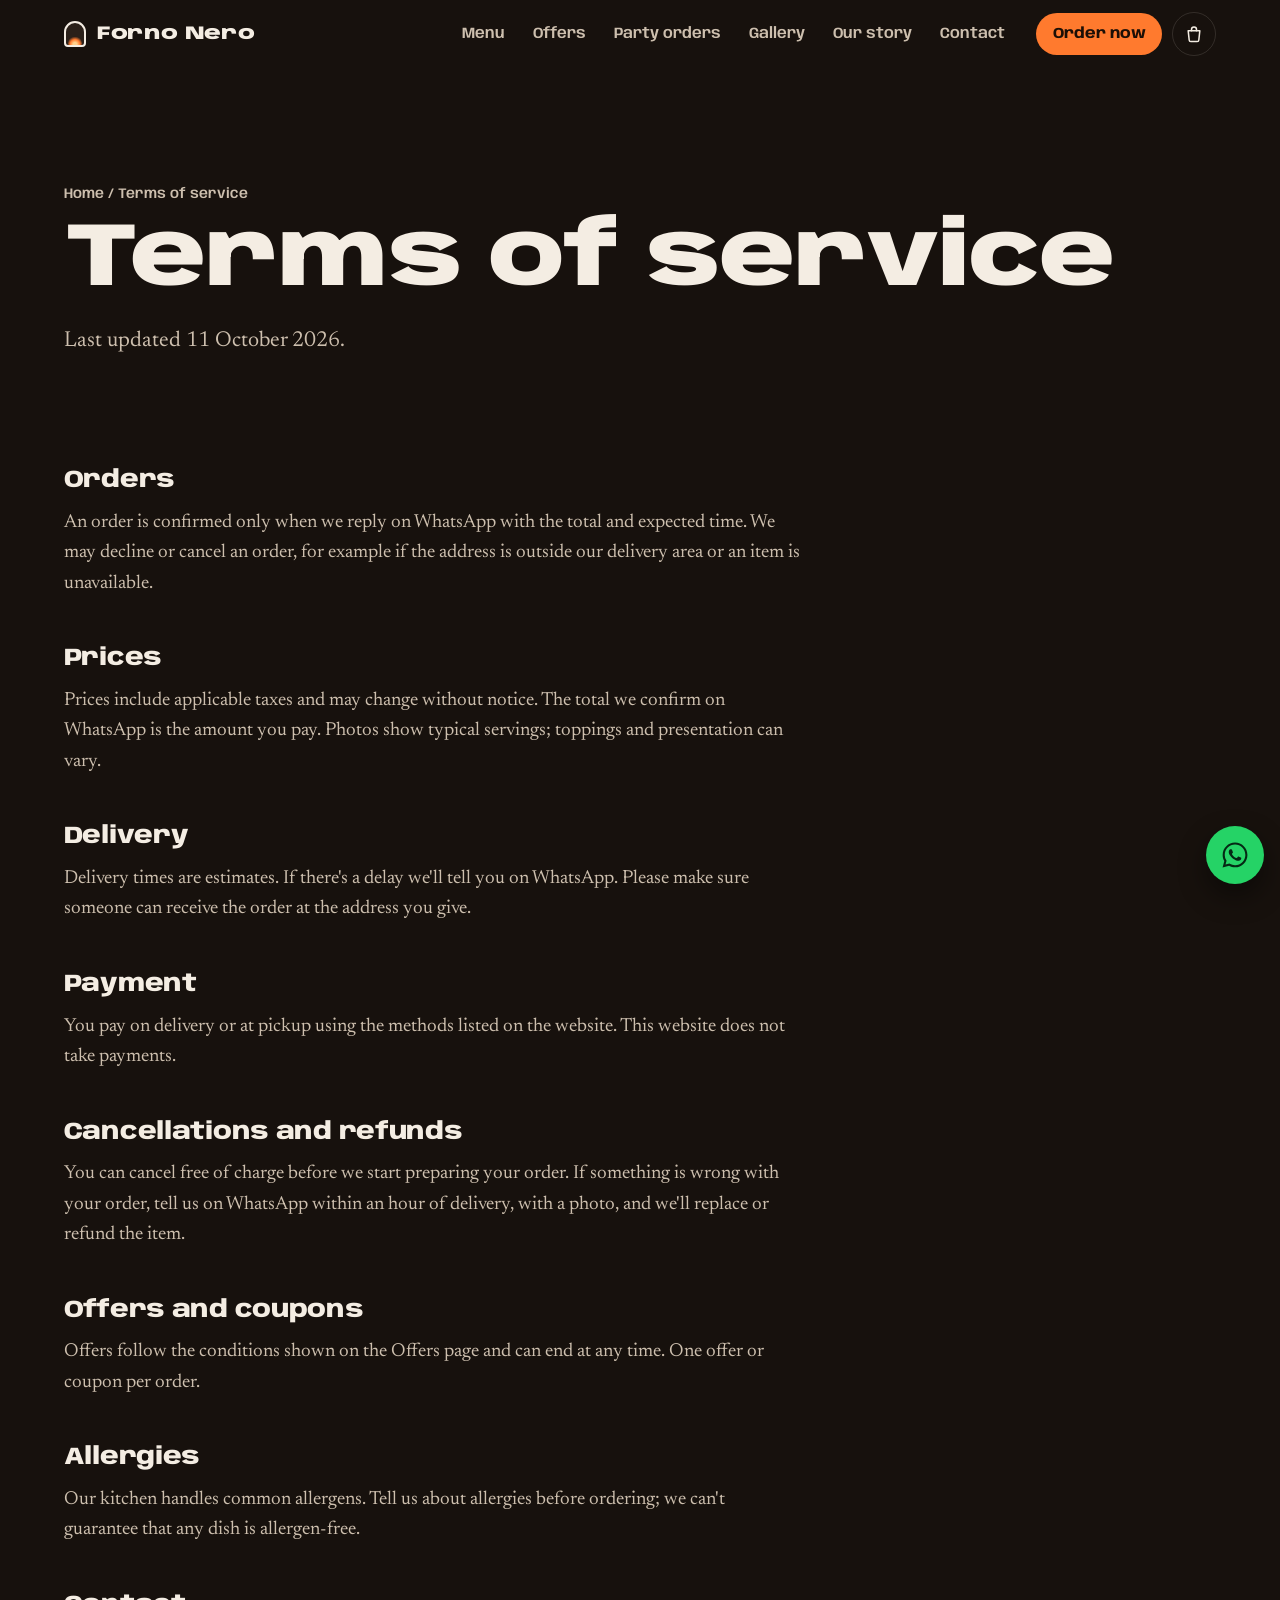
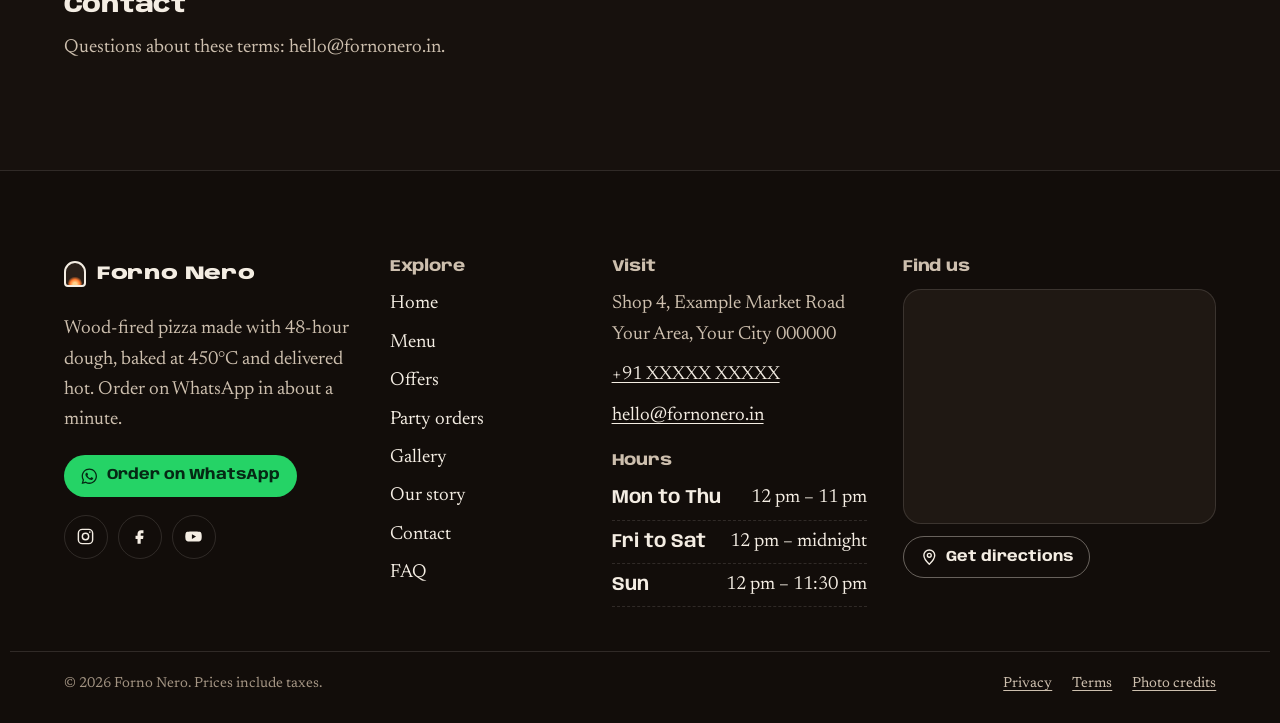
<file: terms.html>
<!doctype html>
<html lang="en-IN">
<head>
<meta charset="utf-8">
<meta name="viewport" content="width=device-width, initial-scale=1, viewport-fit=cover">
<title>Terms of service — Forno Nero</title>
<meta name="description" content="Terms for ordering from Forno Nero on WhatsApp: orders, prices, delivery, payment and refunds.">
<meta name="theme-color" content="#17110d">
<link rel="icon" href="assets/favicon.svg" type="image/svg+xml">
<meta property="og:type" content="website">
<meta property="og:site_name" content="Forno Nero">
<meta property="og:title" content="Terms of service — Forno Nero">
<meta property="og:description" content="Terms for ordering from Forno Nero on WhatsApp: orders, prices, delivery, payment and refunds.">
<meta property="og:image" content="https://images.unsplash.com/photo-1717883235373-ef10b2a745a3?ixlib=rb-4.1.0&amp;auto=format&amp;fit=crop&amp;w=1200&amp;h=630&amp;q=75">
<meta name="twitter:card" content="summary_large_image">
<link rel="preconnect" href="https://images.unsplash.com">
<link rel="preconnect" href="https://fonts.googleapis.com">
<link rel="preconnect" href="https://fonts.gstatic.com" crossorigin>
<link rel="preload" as="style" href="https://fonts.googleapis.com/css2?family=Anybody:wdth,wght@50..150,400..900&amp;family=Newsreader:ital,opsz,wght@0,6..72,400..600;1,6..72,400..600&amp;display=swap" onload="this.onload=null;this.rel='stylesheet'">
<noscript><link rel="stylesheet" href="https://fonts.googleapis.com/css2?family=Anybody:wdth,wght@50..150,400..900&amp;family=Newsreader:ital,opsz,wght@0,6..72,400..600;1,6..72,400..600&amp;display=swap"></noscript>
<link rel="stylesheet" href="css/styles.css">
</head>
<body class="page-terms">
<a class="skip" href="#main">Skip to content</a>
<header class="site-header" data-header>
  <div class="container header-inner">
    <a class="brand" href="index.html"><span class="brand-mark" aria-hidden="true"></span><span>Forno Nero</span></a>
    <nav class="nav" aria-label="Main"><ul><li><a href="menu.html">Menu</a></li><li><a href="offers.html">Offers</a></li><li><a href="catering.html">Party orders</a></li><li><a href="gallery.html">Gallery</a></li><li><a href="about.html">Our story</a></li><li><a href="contact.html">Contact</a></li></ul></nav>
    <div class="header-actions">
      <a class="btn btn-ember btn-sm header-order" href="menu.html">Order now</a>
      <button class="icon-btn cart-btn" type="button" data-cart-open aria-label="Open your order, 0 items"><svg viewBox="0 0 24 24" fill="none" stroke="currentColor" stroke-width="1.8" stroke-linecap="round" stroke-linejoin="round" aria-hidden="true"><path d="M5 8h14l-1.2 11.1a2 2 0 0 1-2 1.9H8.2a2 2 0 0 1-2-1.9L5 8z"/><path d="M9 8V6.5a3 3 0 0 1 6 0V8"/></svg><span class="cart-count" data-cart-count>0</span></button>
      <button class="icon-btn menu-toggle" type="button" data-nav-toggle aria-expanded="false" aria-controls="mobile-nav" aria-label="Open menu"><span class="bars"></span></button>
    </div>
  </div>
</header>
<div class="mobile-nav" id="mobile-nav" data-mobile-nav hidden>
  <nav aria-label="Mobile"><ul><li><a href="index.html">Home</a></li><li><a href="menu.html">Menu</a></li><li><a href="offers.html">Offers</a></li><li><a href="catering.html">Party orders</a></li><li><a href="gallery.html">Gallery</a></li><li><a href="about.html">Our story</a></li><li><a href="contact.html">Contact</a></li><li><a href="faq.html">FAQ</a></li></ul></nav>
  <div class="mobile-nav-foot">
    <p class="status" data-open-status>Open daily from 12 pm</p>
    <a class="btn btn-wa" data-href="whatsapp" href="contact.html"><svg viewBox="0 0 24 24" fill="currentColor" aria-hidden="true"><path d="M12.04 2C6.58 2 2.13 6.45 2.13 11.91c0 1.75.46 3.45 1.32 4.95L2.05 22l5.25-1.38c1.45.79 3.08 1.21 4.74 1.21 5.46 0 9.91-4.45 9.91-9.91C21.95 6.45 17.5 2 12.04 2zm0 18.15c-1.48 0-2.93-.4-4.2-1.15l-.3-.18-3.12.82.83-3.04-.2-.31a8.2 8.2 0 0 1-1.26-4.38c0-4.54 3.7-8.24 8.25-8.24 4.54 0 8.24 3.7 8.24 8.24 0 4.55-3.7 8.24-8.24 8.24zm4.52-6.16c-.25-.12-1.47-.72-1.69-.81-.23-.08-.39-.12-.56.13-.16.25-.64.81-.79.97-.14.17-.29.19-.54.06-.25-.12-1.05-.39-1.99-1.23-.74-.66-1.23-1.47-1.38-1.72-.14-.25-.02-.38.11-.51.11-.11.25-.29.37-.43.13-.15.17-.25.25-.42.08-.17.04-.31-.02-.43-.06-.13-.56-1.35-.77-1.84-.2-.48-.41-.42-.56-.43h-.48c-.17 0-.43.06-.66.31-.22.25-.86.85-.86 2.07 0 1.22.89 2.4 1.01 2.56.12.17 1.75 2.67 4.23 3.74.59.26 1.05.41 1.41.52.59.19 1.13.16 1.56.1.48-.07 1.47-.6 1.67-1.18.21-.58.21-1.07.14-1.18-.06-.1-.22-.16-.47-.28z"/></svg>Order on WhatsApp</a>
    <a class="btn btn-ghost" data-href="call" href="contact.html"><svg viewBox="0 0 24 24" fill="none" stroke="currentColor" stroke-width="1.8" stroke-linecap="round" stroke-linejoin="round" aria-hidden="true"><path d="M5 4h3l2 5-2.5 1.5a11 11 0 0 0 5 5L14 13l5 2v3a2 2 0 0 1-2 2A16 16 0 0 1 3 6a2 2 0 0 1 2-2z"/></svg>Call us</a>
  </div>
</div>
<main id="main">
<header class="page-hero">
  <div class="container">
    <p class="crumbs"><a href="index.html">Home</a> / Terms of service</p>
    <h1 class="display">Terms of service</h1>
    <p class="lead">Last updated 11 October 2026.</p>
  </div>
</header>
<div class="container section-tight" style="padding-top:0"><div class="prose"><h2>Orders</h2><p>An order is confirmed only when we reply on WhatsApp with the total and expected time. We may decline or cancel an order, for example if the address is outside our delivery area or an item is unavailable.</p><h2>Prices</h2><p>Prices include applicable taxes and may change without notice. The total we confirm on WhatsApp is the amount you pay. Photos show typical servings; toppings and presentation can vary.</p><h2>Delivery</h2><p>Delivery times are estimates. If there's a delay we'll tell you on WhatsApp. Please make sure someone can receive the order at the address you give.</p><h2>Payment</h2><p>You pay on delivery or at pickup using the methods listed on the website. This website does not take payments.</p><h2>Cancellations and refunds</h2><p>You can cancel free of charge before we start preparing your order. If something is wrong with your order, tell us on WhatsApp within an hour of delivery, with a photo, and we'll replace or refund the item.</p><h2>Offers and coupons</h2><p>Offers follow the conditions shown on the Offers page and can end at any time. One offer or coupon per order.</p><h2>Allergies</h2><p>Our kitchen handles common allergens. Tell us about allergies before ordering; we can't guarantee that any dish is allergen-free.</p><h2>Contact</h2><p>Questions about these terms: <span data-site="email">hello@fornonero.in</span>.</p></div></div>
</main>
<footer class="site-footer">
  <div class="container footer-grid">
    <div class="footer-brand">
      <a class="brand" href="index.html"><span class="brand-mark" aria-hidden="true"></span><span>Forno Nero</span></a>
      <p style="margin-top:16px">Wood-fired pizza made with 48-hour dough, baked at 450°C and delivered hot. Order on WhatsApp in about a minute.</p>
      <a class="btn btn-wa btn-sm" data-href="whatsapp" href="contact.html"><svg viewBox="0 0 24 24" fill="currentColor" aria-hidden="true"><path d="M12.04 2C6.58 2 2.13 6.45 2.13 11.91c0 1.75.46 3.45 1.32 4.95L2.05 22l5.25-1.38c1.45.79 3.08 1.21 4.74 1.21 5.46 0 9.91-4.45 9.91-9.91C21.95 6.45 17.5 2 12.04 2zm0 18.15c-1.48 0-2.93-.4-4.2-1.15l-.3-.18-3.12.82.83-3.04-.2-.31a8.2 8.2 0 0 1-1.26-4.38c0-4.54 3.7-8.24 8.25-8.24 4.54 0 8.24 3.7 8.24 8.24 0 4.55-3.7 8.24-8.24 8.24zm4.52-6.16c-.25-.12-1.47-.72-1.69-.81-.23-.08-.39-.12-.56.13-.16.25-.64.81-.79.97-.14.17-.29.19-.54.06-.25-.12-1.05-.39-1.99-1.23-.74-.66-1.23-1.47-1.38-1.72-.14-.25-.02-.38.11-.51.11-.11.25-.29.37-.43.13-.15.17-.25.25-.42.08-.17.04-.31-.02-.43-.06-.13-.56-1.35-.77-1.84-.2-.48-.41-.42-.56-.43h-.48c-.17 0-.43.06-.66.31-.22.25-.86.85-.86 2.07 0 1.22.89 2.4 1.01 2.56.12.17 1.75 2.67 4.23 3.74.59.26 1.05.41 1.41.52.59.19 1.13.16 1.56.1.48-.07 1.47-.6 1.67-1.18.21-.58.21-1.07.14-1.18-.06-.1-.22-.16-.47-.28z"/></svg>Order on WhatsApp</a>
      <ul class="socials" aria-label="Social media" style="list-style:none;padding:0">
        <li><a data-href="instagram" href="#" aria-label="Instagram"><svg viewBox="0 0 24 24" fill="none" stroke="currentColor" stroke-width="1.8" aria-hidden="true"><rect x="3" y="3" width="18" height="18" rx="5"/><circle cx="12" cy="12" r="4"/><circle cx="17.5" cy="6.5" r="1" fill="currentColor" stroke="none"/></svg></a></li>
        <li><a data-href="facebook" href="#" aria-label="Facebook"><svg viewBox="0 0 24 24" fill="currentColor" aria-hidden="true"><path d="M14 8h3V4h-3c-2.8 0-4.5 1.8-4.5 4.6V11H7v4h2.5v6h4v-6h3l.5-4h-3.5V8.8c0-.5.3-.8.5-.8z"/></svg></a></li>
        <li><a data-href="youtube" href="#" aria-label="YouTube"><svg viewBox="0 0 24 24" fill="currentColor" aria-hidden="true"><path d="M22 8.2a3 3 0 0 0-2.1-2.1C18 5.6 12 5.6 12 5.6s-6 0-7.9.5A3 3 0 0 0 2 8.2 31 31 0 0 0 1.6 12 31 31 0 0 0 2 15.8a3 3 0 0 0 2.1 2.1c1.9.5 7.9.5 7.9.5s6 0 7.9-.5a3 3 0 0 0 2.1-2.1c.3-1.2.4-2.5.4-3.8s-.1-2.6-.4-3.8zM10 15V9l5.2 3L10 15z"/></svg></a></li>
        <li><a data-href="x" href="#" aria-label="X"><svg viewBox="0 0 24 24" fill="currentColor" aria-hidden="true"><path d="M17.8 3h3.1l-6.8 7.8 8 10.2h-6.3l-4.9-6.4L5.3 21H2.2l7.3-8.3L1.8 3h6.4l4.4 5.8L17.8 3zm-1.1 16.2h1.7L7.4 4.7H5.6l11.1 14.5z"/></svg></a></li>
      </ul>
    </div>
    <nav aria-labelledby="f-explore"><h2 id="f-explore">Explore</h2><ul class="footer-links"><li><a href="index.html">Home</a></li><li><a href="menu.html">Menu</a></li><li><a href="offers.html">Offers</a></li><li><a href="catering.html">Party orders</a></li><li><a href="gallery.html">Gallery</a></li><li><a href="about.html">Our story</a></li><li><a href="contact.html">Contact</a></li><li><a href="faq.html">FAQ</a></li></ul></nav>
    <div>
      <h2>Visit</h2>
      <address class="footer-contact">
        <span><span data-site="address-1">Shop 4, Example Market Road</span><br><span data-site="address-2">Your Area, Your City</span></span>
        <a data-href="call" href="contact.html" data-site="phone">+91 XXXXX XXXXX</a>
        <a data-href="email" href="contact.html" data-site="email">hello@fornonero.in</a>
      </address>
      <h2 style="margin-top:22px">Hours</h2>
      <ul class="hours-list" data-hours></ul>
    </div>
    <div>
      <h2>Find us</h2>
      <div class="footer-map"><iframe data-map title="Map showing where to find Forno Nero" loading="lazy" referrerpolicy="no-referrer-when-downgrade"></iframe></div>
      <a class="btn btn-ghost btn-sm" data-href="directions" href="contact.html"><svg viewBox="0 0 24 24" fill="none" stroke="currentColor" stroke-width="1.8" stroke-linecap="round" stroke-linejoin="round" aria-hidden="true"><path d="M12 21s-7-6.2-7-11.5A7 7 0 0 1 19 9.5C19 14.8 12 21 12 21z"/><circle cx="12" cy="9.5" r="2.5"/></svg>Get directions</a>
    </div>
  </div>
  <div class="container footer-base">
    <p style="margin:0">© <span data-year>2026</span> Forno Nero. Prices include taxes.</p>
    <nav aria-label="Legal"><a href="privacy.html">Privacy</a><a href="terms.html">Terms</a><a href="gallery.html#credits">Photo credits</a></nav>
  </div>
</footer>
<div class="drawer" data-drawer hidden>
  <div class="drawer-scrim" data-cart-close></div>
  <div class="drawer-panel" role="dialog" aria-modal="true" aria-labelledby="cart-title" tabindex="-1">
    <div class="drawer-head"><h2 id="cart-title">Your order</h2><button class="icon-btn" type="button" data-cart-close aria-label="Close your order"><svg viewBox="0 0 24 24" fill="none" stroke="currentColor" stroke-width="2" stroke-linecap="round" aria-hidden="true"><path d="M6 6l12 12M18 6L6 18"/></svg></button></div>
    <div class="drawer-body">
      <div class="cart-empty" data-cart-empty>
        <h3>Your box is empty</h3>
        <p>Add a pizza or two and we'll put the WhatsApp message together for you.</p>
        <a class="btn btn-ember" href="menu.html">Browse the menu</a>
      </div>
      <ul class="cart-lines" data-cart-lines></ul>
      <div data-checkout-wrap hidden>
        <form class="checkout" data-checkout novalidate>
          <h3 class="checkout-title">How do you want it?</h3>
          <fieldset class="seg"><legend class="sr-only">Delivery or pickup</legend>
            <label><input type="radio" name="mode" value="delivery" checked><span>Delivery</span></label>
            <label><input type="radio" name="mode" value="pickup"><span>Pickup</span></label>
          </fieldset>
          <div class="field"><label for="co-name">Name</label><input id="co-name" name="name" autocomplete="name"><span class="err" id="co-name-err"></span></div>
          <div class="field"><label for="co-phone">Mobile number</label><input id="co-phone" name="phone" type="tel" inputmode="tel" autocomplete="tel"><span class="err"></span></div>
          <div class="field" data-delivery-only><label for="co-address">Delivery address</label><textarea id="co-address" name="address" rows="2" autocomplete="street-address" placeholder="House or flat number, street, area"></textarea><span class="err"></span></div>
          <div class="field" data-delivery-only><label for="co-landmark">Landmark <span class="opt">(optional)</span></label><input id="co-landmark" name="landmark"></div>
          <div class="form-grid">
            <div class="field"><label for="co-when">When</label><select id="co-when" name="when"><option>As soon as possible</option><option>In about an hour</option><option>Later today (time in notes)</option></select></div>
            <div class="field"><label for="co-pay">Payment</label><select id="co-pay" name="payment"></select></div>
          </div>
          <div class="field"><label for="co-coupon">Coupon <span class="opt">(optional)</span></label><input id="co-coupon" name="coupon" autocomplete="off" autocapitalize="characters"></div>
          <div class="field"><label for="co-notes">Notes for the kitchen <span class="opt">(optional)</span></label><textarea id="co-notes" name="notes" rows="2" placeholder="Less spicy, offer picks, gate code"></textarea></div>
          <p class="notice" data-demo-note hidden>Demo mode: orders open WhatsApp's contact picker. Put your number in <code>js/config.js</code> to receive them directly.</p>
          <details class="wa-preview"><summary>Preview the WhatsApp message</summary><pre data-wa-preview></pre></details>
          <button class="clear-cart" type="button" data-clear-cart>Clear order</button>
        </form>
      </div>
    </div>
    <div class="drawer-foot" data-cart-foot hidden>
      <dl class="totals">
        <div><dt>Subtotal</dt><dd data-total-sub>₹0</dd></div>
        <div><dt>Delivery</dt><dd data-total-fee>Free</dd></div>
        <div class="total"><dt>Total</dt><dd data-total>₹0</dd></div>
      </dl>
      <p class="fine" data-fee-hint hidden></p>
      <button class="btn btn-wa btn-block" type="button" data-send-order><svg viewBox="0 0 24 24" fill="currentColor" aria-hidden="true"><path d="M12.04 2C6.58 2 2.13 6.45 2.13 11.91c0 1.75.46 3.45 1.32 4.95L2.05 22l5.25-1.38c1.45.79 3.08 1.21 4.74 1.21 5.46 0 9.91-4.45 9.91-9.91C21.95 6.45 17.5 2 12.04 2zm0 18.15c-1.48 0-2.93-.4-4.2-1.15l-.3-.18-3.12.82.83-3.04-.2-.31a8.2 8.2 0 0 1-1.26-4.38c0-4.54 3.7-8.24 8.25-8.24 4.54 0 8.24 3.7 8.24 8.24 0 4.55-3.7 8.24-8.24 8.24zm4.52-6.16c-.25-.12-1.47-.72-1.69-.81-.23-.08-.39-.12-.56.13-.16.25-.64.81-.79.97-.14.17-.29.19-.54.06-.25-.12-1.05-.39-1.99-1.23-.74-.66-1.23-1.47-1.38-1.72-.14-.25-.02-.38.11-.51.11-.11.25-.29.37-.43.13-.15.17-.25.25-.42.08-.17.04-.31-.02-.43-.06-.13-.56-1.35-.77-1.84-.2-.48-.41-.42-.56-.43h-.48c-.17 0-.43.06-.66.31-.22.25-.86.85-.86 2.07 0 1.22.89 2.4 1.01 2.56.12.17 1.75 2.67 4.23 3.74.59.26 1.05.41 1.41.52.59.19 1.13.16 1.56.1.48-.07 1.47-.6 1.67-1.18.21-.58.21-1.07.14-1.18-.06-.1-.22-.16-.47-.28z"/></svg>Send order on WhatsApp</button>
      <p class="fine" style="margin:10px 0 0;text-align:center">Nothing is charged here. We confirm the total and time on WhatsApp.</p>
    </div>
  </div>
</div>
<div class="cart-bar" data-cart-bar hidden><button type="button" data-cart-open><span>View order</span><span data-cart-bar-summary></span></button></div>
<a class="wa-fab" data-href="whatsapp" href="contact.html" aria-label="Chat with us on WhatsApp"><svg viewBox="0 0 24 24" fill="currentColor" aria-hidden="true"><path d="M12.04 2C6.58 2 2.13 6.45 2.13 11.91c0 1.75.46 3.45 1.32 4.95L2.05 22l5.25-1.38c1.45.79 3.08 1.21 4.74 1.21 5.46 0 9.91-4.45 9.91-9.91C21.95 6.45 17.5 2 12.04 2zm0 18.15c-1.48 0-2.93-.4-4.2-1.15l-.3-.18-3.12.82.83-3.04-.2-.31a8.2 8.2 0 0 1-1.26-4.38c0-4.54 3.7-8.24 8.25-8.24 4.54 0 8.24 3.7 8.24 8.24 0 4.55-3.7 8.24-8.24 8.24zm4.52-6.16c-.25-.12-1.47-.72-1.69-.81-.23-.08-.39-.12-.56.13-.16.25-.64.81-.79.97-.14.17-.29.19-.54.06-.25-.12-1.05-.39-1.99-1.23-.74-.66-1.23-1.47-1.38-1.72-.14-.25-.02-.38.11-.51.11-.11.25-.29.37-.43.13-.15.17-.25.25-.42.08-.17.04-.31-.02-.43-.06-.13-.56-1.35-.77-1.84-.2-.48-.41-.42-.56-.43h-.48c-.17 0-.43.06-.66.31-.22.25-.86.85-.86 2.07 0 1.22.89 2.4 1.01 2.56.12.17 1.75 2.67 4.23 3.74.59.26 1.05.41 1.41.52.59.19 1.13.16 1.56.1.48-.07 1.47-.6 1.67-1.18.21-.58.21-1.07.14-1.18-.06-.1-.22-.16-.47-.28z"/></svg></a>
<div class="toasts" data-toasts aria-live="polite"></div>
<script src="js/config.js" defer></script>
<script src="js/data.js" defer></script>
<script src="js/main.js" defer></script>
</body>
</html>
</file>
<file: css/styles.css>
/* =============================================================
   Forno Nero — stylesheet
   Palette: oven soot, flour, ember, kraft (the pizza box).
   Type: Anybody (wide/condensed display) + Newsreader (text).
   ============================================================= */

:root {
  --soot: #17110d;
  --soot-2: #1f1813;
  --soot-3: #2a2019;
  --line: rgba(244, 237, 227, 0.13);
  --flour: #f4ede3;
  --flour-2: #cdbfae;
  --flour-3: #a39483;
  --ember: #ff7a2e;
  --ember-2: #ff9b5c;
  --ember-ink: #1c0f06;
  --kraft: #cfae84;
  --kraft-2: #e6cfaa;
  --ink: #2b1d14;
  --wa: #25d366;
  --wa-2: #45e283;
  --wa-ink: #052814;
  --veg: #22a35a;
  --nonveg: #c43b2c;
  --error: #ff8f80;

  --display: "Anybody", "Arial Narrow", "Helvetica Neue", Arial, sans-serif;
  --text: "Newsreader", Georgia, "Times New Roman", serif;

  --radius-s: 10px;
  --radius-m: 18px;
  --radius-l: 30px;
  --gutter: clamp(18px, 4.2vw, 56px);
  --max: 1260px;
  --header-h: 68px;
  --ease: cubic-bezier(0.2, 0.7, 0.2, 1);

  --kraft-img: url("https://images.unsplash.com/photo-1629968417841-d87296c4205b?ixlib=rb-4.1.0&auto=format&fit=crop&w=900&q=55");
}

/* ---------- Base ---------- */
*, *::before, *::after { box-sizing: border-box; }
html {
  -webkit-text-size-adjust: 100%;
  text-size-adjust: 100%;
  scroll-padding-top: calc(var(--header-h) + 16px);
  background: var(--soot);
}
body {
  margin: 0;
  min-height: 100vh;
  background: var(--soot);
  color: var(--flour);
  font-family: var(--text);
  font-size: clamp(17px, 0.45vw + 15px, 19px);
  line-height: 1.6;
  -webkit-font-smoothing: antialiased;
  -moz-osx-font-smoothing: grayscale;
  overflow-x: hidden;
  overflow-x: clip;
}
img, video, svg { display: block; max-width: 100%; }
img { height: auto; }
a { color: inherit; text-underline-offset: 0.18em; }
button, input, select, textarea { font: inherit; color: inherit; }
button { -webkit-tap-highlight-color: transparent; }
:focus-visible { outline: 3px solid var(--ember); outline-offset: 3px; border-radius: 6px; }
::selection { background: var(--ember); color: var(--ember-ink); }
[hidden] { display: none !important; }

.skip {
  position: fixed; left: 12px; top: -80px; z-index: 1000;
  background: var(--flour); color: var(--soot);
  padding: 10px 16px; border-radius: 10px;
  font-family: var(--display); font-weight: 700; text-decoration: none;
  transition: top 0.2s var(--ease);
}
.skip:focus { top: 12px; }
.sr-only {
  position: absolute !important; width: 1px; height: 1px; padding: 0; margin: -1px;
  overflow: hidden; clip: rect(0, 0, 0, 0); white-space: nowrap; border: 0;
}

.container { width: 100%; max-width: var(--max); margin-inline: auto; padding-inline: var(--gutter); }
.section { padding-block: clamp(72px, 10vw, 136px); }
.section-tight { padding-block: clamp(48px, 7vw, 88px); }

/* ---------- Type ---------- */
h1, h2, h3, h4 {
  font-family: var(--display);
  font-weight: 800;
  line-height: 1.02;
  letter-spacing: -0.012em;
  margin: 0 0 0.45em;
  text-wrap: balance;
}
p { margin: 0 0 1em; }
.display {
  font-size: clamp(2.6rem, 7vw, 6.4rem);
  font-stretch: 120%;
  font-weight: 860;
  line-height: 0.92;
  letter-spacing: -0.022em;
}
.h2 { font-size: clamp(2.05rem, 4.6vw, 3.9rem); font-stretch: 114%; }
.h3 { font-size: clamp(1.2rem, 1.2vw + 0.8rem, 1.55rem); font-stretch: 104%; font-weight: 750; }
.lead { font-size: clamp(1.1rem, 0.7vw + 0.9rem, 1.36rem); line-height: 1.5; color: var(--flour-2); max-width: 36rem; }
.muted { color: var(--flour-2); }
.fine { font-size: 0.86rem; line-height: 1.5; color: var(--flour-3); }
.link { color: var(--flour); font-family: var(--display); font-weight: 650; text-decoration: underline; text-decoration-color: var(--ember); text-decoration-thickness: 2px; }
.link:hover { color: var(--ember-2); }

/* ---------- Buttons ---------- */
.btn {
  --bg: var(--flour); --fg: var(--soot); --bd: transparent;
  display: inline-flex; align-items: center; justify-content: center; gap: 0.55em;
  min-height: 50px; padding: 0.72em 1.4em;
  border-radius: 999px; border: 1.5px solid var(--bd);
  background: var(--bg); color: var(--fg);
  font-family: var(--display); font-weight: 720; font-stretch: 106%; font-size: 1rem; line-height: 1;
  text-decoration: none; white-space: nowrap; cursor: pointer;
  transition: transform 0.18s var(--ease), background-color 0.2s, color 0.2s, border-color 0.2s;
}
.btn:active { transform: scale(0.97); }
.btn svg { width: 1.25em; height: 1.25em; flex: none; }
.btn-wa { --bg: var(--wa); --fg: var(--wa-ink); }
.btn-wa:hover { --bg: var(--wa-2); }
.btn-ember { --bg: var(--ember); --fg: var(--ember-ink); }
.btn-ember:hover { --bg: var(--ember-2); }
.btn-ghost { --bg: transparent; --fg: var(--flour); --bd: rgba(244, 237, 227, 0.38); }
.btn-ghost:hover { --bd: var(--flour); }
.btn-ink { --bg: var(--ink); --fg: var(--kraft-2); }
.btn-ink:hover { --bg: #3a2819; }
.btn-sm { min-height: 42px; padding: 0.58em 1.05em; font-size: 0.93rem; }
.btn-block { width: 100%; }
.btn[disabled], .btn[aria-disabled="true"] { opacity: 0.5; cursor: not-allowed; }
.icon-btn {
  width: 44px; height: 44px; flex: none;
  display: grid; place-items: center;
  border-radius: 50%; border: 1.5px solid var(--line);
  background: transparent; cursor: pointer;
  transition: border-color 0.2s, background-color 0.2s;
}
.icon-btn:hover { border-color: var(--flour-2); }
.icon-btn svg { width: 20px; height: 20px; }

/* ---------- Header ---------- */
.site-header {
  position: fixed; inset: 0 0 auto 0; z-index: 50;
  padding-top: env(safe-area-inset-top, 0px);
  transition: transform 0.4s var(--ease), background-color 0.3s, box-shadow 0.3s;
}
.site-header.is-solid { background: rgba(23, 17, 13, 0.94); box-shadow: 0 1px 0 var(--line); }
@media (hover: hover) and (min-width: 981px) {
  .site-header.is-solid {
    background: rgba(23, 17, 13, 0.74);
    -webkit-backdrop-filter: blur(14px) saturate(1.25);
    backdrop-filter: blur(14px) saturate(1.25);
  }
}
.site-header.is-hidden { transform: translateY(-100%); }
.header-inner { height: var(--header-h); display: flex; align-items: center; gap: 18px; }
.brand {
  display: inline-flex; align-items: center; gap: 11px;
  text-decoration: none; font-family: var(--display);
  font-weight: 850; font-stretch: 128%; font-size: 1.16rem; letter-spacing: -0.01em;
  white-space: nowrap;
}
.brand-mark {
  position: relative; width: 22px; height: 26px; flex: none;
  border-radius: 11px 11px 4px 4px;
  border: 2px solid var(--flour);
  background: var(--soot-3);
  overflow: hidden;
}
.brand-mark::after {
  content: ""; position: absolute; left: 50%; bottom: -5px; width: 14px; height: 14px;
  transform: translateX(-50%); border-radius: 50%;
  background: radial-gradient(circle at 50% 60%, #ffd08a 0 18%, var(--ember) 45%, rgba(255, 122, 46, 0) 72%);
}
.nav { margin-left: auto; }
.nav ul { display: flex; gap: 2px; list-style: none; margin: 0; padding: 0; }
.nav a {
  display: block; padding: 9px 13px; border-radius: 999px;
  text-decoration: none; font-family: var(--display); font-weight: 620; font-size: 0.95rem;
  color: var(--flour-2); transition: color 0.2s, background-color 0.2s;
}
.nav a:hover, .nav a[aria-current="page"] { color: var(--flour); background: rgba(244, 237, 227, 0.09); }
.header-actions { display: flex; align-items: center; gap: 10px; }
.cart-btn { position: relative; }
.cart-count {
  position: absolute; top: -5px; right: -5px;
  min-width: 21px; height: 21px; padding: 0 6px; border-radius: 11px;
  background: var(--ember); color: var(--ember-ink);
  font: 800 0.74rem/21px var(--display); text-align: center;
  transform: scale(0); transition: transform 0.25s var(--ease);
}
.cart-count.has-items { transform: scale(1); }
.cart-count.bump { animation: bump 0.45s var(--ease); }
@keyframes bump { 0% { transform: scale(1); } 40% { transform: scale(1.45); } 100% { transform: scale(1); } }
.menu-toggle { display: none; }
.menu-toggle .bars { position: relative; width: 18px; height: 12px; }
.menu-toggle .bars::before, .menu-toggle .bars::after {
  content: ""; position: absolute; left: 0; width: 100%; height: 2px; border-radius: 2px;
  background: currentColor; transition: transform 0.3s var(--ease), top 0.3s var(--ease);
}
.menu-toggle .bars::before { top: 1px; }
.menu-toggle .bars::after { top: 9px; }
.menu-toggle[aria-expanded="true"] .bars::before { top: 5px; transform: rotate(45deg); }
.menu-toggle[aria-expanded="true"] .bars::after { top: 5px; transform: rotate(-45deg); }

@media (max-width: 980px) {
  .nav, .header-order { display: none; }
  .menu-toggle { display: grid; }
  .header-actions { margin-left: auto; }
}

.mobile-nav {
  position: fixed; inset: 0; z-index: 45;
  background: var(--soot);
  padding: calc(var(--header-h) + env(safe-area-inset-top, 0px) + 18px) var(--gutter) calc(28px + env(safe-area-inset-bottom, 0px));
  display: flex; flex-direction: column; gap: 28px;
  overflow-y: auto; overscroll-behavior: contain;
}
.mobile-nav ul { list-style: none; margin: 0; padding: 0; display: grid; gap: 4px; }
.mobile-nav li a {
  display: block; padding: 6px 0; text-decoration: none;
  font-family: var(--display); font-weight: 820; font-stretch: 122%;
  font-size: clamp(2rem, 9.5vw, 3.1rem); line-height: 1.12;
}
.mobile-nav li a[aria-current="page"] { color: var(--ember); }
.mobile-nav.is-open li { animation: rise 0.55s var(--ease) both; animation-delay: calc(var(--i, 0) * 45ms); }
.mobile-nav-foot { margin-top: auto; display: grid; gap: 12px; }
.mobile-nav-foot .btn { width: 100%; }
@keyframes rise { from { opacity: 0; transform: translateY(18px); } to { opacity: 1; transform: none; } }

/* ---------- Hero ---------- */
.hero {
  position: relative; isolation: isolate; overflow: hidden;
  min-height: 100vh; min-height: 100svh;
  display: flex; flex-direction: column; justify-content: flex-end;
}
.hero-media { position: absolute; inset: 0; z-index: -1; background: var(--soot-2); }
.hero-media img, .hero-media video { position: absolute; inset: 0; width: 100%; height: 100%; object-fit: cover; }
.hero-video { opacity: 0; transition: opacity 1.4s ease; }
.hero-video.is-playing { opacity: 1; }
.hero-shade {
  position: absolute; inset: 0;
  background:
    linear-gradient(180deg, rgba(23, 17, 13, 0.7) 0%, rgba(23, 17, 13, 0.12) 30%, rgba(23, 17, 13, 0.25) 55%, rgba(23, 17, 13, 0.92) 88%, var(--soot) 100%),
    linear-gradient(90deg, rgba(23, 17, 13, 0.7) 0%, rgba(23, 17, 13, 0.25) 55%, rgba(23, 17, 13, 0) 80%);
}
.hero-inner { padding-top: calc(var(--header-h) + 48px); padding-bottom: clamp(10px, 2.4vh, 26px); }
.status {
  display: inline-flex; align-items: center; gap: 9px;
  padding: 7px 13px; border-radius: 999px;
  background: rgba(23, 17, 13, 0.6); border: 1px solid var(--line);
  font-family: var(--display); font-weight: 620; font-size: 0.9rem; line-height: 1.2;
}
.status::before {
  content: ""; width: 8px; height: 8px; border-radius: 50%; flex: none;
  background: var(--wa); box-shadow: 0 0 0 4px rgba(37, 211, 102, 0.2);
}
.status[data-state="closed"]::before { background: var(--flour-3); box-shadow: none; }
.hero-title {
  font-size: clamp(2.3rem, 5.6vw, 5.1rem); font-stretch: 112%; font-weight: 830;
  line-height: 0.97; max-width: 13.5ch; margin: 20px 0 16px;
}
.hero-sub { max-width: 35rem; color: var(--flour-2); font-size: clamp(1.05rem, 0.5vw + 0.95rem, 1.25rem); line-height: 1.5; margin: 0; }
.hero-ctas { display: flex; flex-wrap: wrap; gap: 12px; margin-top: 26px; }
.hero-wordmark {
  margin: 0; padding: 0 var(--gutter);
  font-family: var(--display); font-weight: 900; font-stretch: 150%;
  font-size: 13vw; line-height: 0.8; letter-spacing: -0.035em; white-space: nowrap;
  color: var(--flour); user-select: none;
  transform-origin: 0 100%;
  animation: stretch 1.7s var(--ease) 0.2s both;
  margin-bottom: -0.07em;
}
@keyframes stretch { from { transform: scaleX(0.38); opacity: 0; } 30% { opacity: 1; } to { transform: none; opacity: 1; } }
.video-toggle {
  position: absolute; right: var(--gutter); top: calc(var(--header-h) + env(safe-area-inset-top, 0px) + 18px); z-index: 2;
  display: inline-flex; align-items: center; gap: 8px;
  min-height: 38px; padding: 0 14px; border-radius: 999px;
  border: 1px solid var(--line); background: rgba(23, 17, 13, 0.55);
  font-family: var(--display); font-weight: 600; font-size: 0.85rem; cursor: pointer;
}
.video-toggle svg { width: 14px; height: 14px; }

/* ---------- Story (the 3D build) ---------- */
.story { position: relative; height: 720vh; height: 720svh; background: var(--soot); }
.story-sticky {
  position: sticky; top: 0; overflow: hidden;
  height: 100vh; height: 100svh;
}
.story-bg { position: absolute; inset: 0; z-index: 0; pointer-events: none; }
.story-bg img { position: absolute; inset: 0; width: 100%; height: 100%; object-fit: cover; opacity: 0; will-change: opacity; }
.story-bg::after {
  content: ""; position: absolute; inset: 0;
  background:
    radial-gradient(ellipse 70% 70% at 68% 52%, rgba(23, 17, 13, 0.15), rgba(23, 17, 13, 0.82) 72%),
    linear-gradient(90deg, rgba(23, 17, 13, 0.85) 0%, rgba(23, 17, 13, 0) 50%);
}
.story-scene {
  --D: min(33vw, 60vh);
  --B: calc(var(--D) * 1.1);
  --H: calc(var(--B) * 0.13);
  position: absolute; z-index: 1; top: 0; bottom: 0; left: 36%; right: 0;
  perspective: calc(var(--D) * 3.4);
  perspective-origin: 50% 38%;
  pointer-events: none;
}
.rig, .spin { position: absolute; left: 50%; top: 52%; width: 0; height: 0; transform-style: preserve-3d; }
.disc {
  --s: 1;
  position: absolute;
  width: calc(var(--D) * var(--s)); height: calc(var(--D) * var(--s));
  left: calc(var(--D) * var(--s) * -0.5); top: calc(var(--D) * var(--s) * -0.5);
  border-radius: 50%; overflow: hidden;
  backface-visibility: hidden;
  background: #b98a5a;
  will-change: transform, opacity;
}
.disc img {
  width: 100%; height: 100%; object-fit: cover;
  transform: scale(var(--zoom, 1.15));
  transform-origin: var(--fx, 50%) var(--fy, 50%);
}
.disc::after {
  content: ""; position: absolute; inset: 0; border-radius: 50%; pointer-events: none;
  background:
    radial-gradient(circle at 34% 28%, rgba(255, 244, 230, 0.2), rgba(255, 244, 230, 0) 42%),
    radial-gradient(circle, rgba(0, 0, 0, 0) 60%, rgba(20, 10, 4, 0.42) 100%);
}
.d-edge { background: #8f6640; box-shadow: inset 0 0 0 calc(var(--D) * 0.02) #6e4b2c; }
.d-edge::after { display: none; }
.d-sauce { --s: 0.87; }
.d-cheese { --s: 0.83; }
.d-top { --s: 0.83; }
.fall-shadow, .glow {
  position: absolute; border-radius: 50%; pointer-events: none;
  width: calc(var(--D) * 0.86); height: calc(var(--D) * 0.86);
  left: calc(var(--D) * -0.43); top: calc(var(--D) * -0.43);
  opacity: 0; will-change: transform, opacity;
}
.fall-shadow { background: radial-gradient(circle, rgba(10, 5, 2, 0.6), rgba(10, 5, 2, 0) 68%); }
.glow { width: calc(var(--D) * 1.25); height: calc(var(--D) * 1.25); left: calc(var(--D) * -0.625); top: calc(var(--D) * -0.625);
  background: radial-gradient(circle, rgba(255, 150, 60, 0.55), rgba(255, 110, 30, 0.18) 45%, rgba(255, 110, 30, 0) 70%); }
.pool {
  position: absolute; border-radius: 50%; pointer-events: none;
  width: calc(var(--D) * 2.1); height: calc(var(--D) * 2.1);
  left: calc(var(--D) * -1.05); top: calc(var(--D) * -1.05);
  background: radial-gradient(circle, rgba(255, 170, 100, 0.16), rgba(255, 170, 100, 0.05) 40%, rgba(255, 170, 100, 0) 66%);
  transform: translateZ(-14px);
}

/* the pizza box: a flat kraft net that folds up */
.box {
  position: absolute; width: var(--B); height: var(--B);
  left: calc(var(--B) * -0.5); top: calc(var(--B) * -0.5);
  transform-style: preserve-3d;
}
.flap { position: absolute; transform-style: preserve-3d; }
.flap-f { left: 0; top: 100%; width: 100%; height: var(--H); transform-origin: 50% 0; }
.flap-b { left: 0; bottom: 100%; width: 100%; height: var(--H); transform-origin: 50% 100%; }
.flap-l { right: 100%; top: 0; width: var(--H); height: 100%; transform-origin: 100% 50%; }
.flap-r { left: 100%; top: 0; width: var(--H); height: 100%; transform-origin: 0 50%; }
.lid { position: absolute; left: 0; bottom: 100%; width: 100%; height: var(--B); transform-origin: 50% 100%; transform-style: preserve-3d; }
.face {
  position: absolute; inset: 0; opacity: 0;
  background: var(--kraft) var(--kraft-img) center / cover;
  box-shadow: inset 0 0 0 1px rgba(80, 52, 28, 0.35);
}
.face::after { content: ""; position: absolute; inset: 0; background: linear-gradient(180deg, rgba(60, 38, 18, 0.18), rgba(60, 38, 18, 0.04)); }
.box-floor::after { background: radial-gradient(circle, rgba(60, 38, 18, 0.05), rgba(60, 38, 18, 0.3)); }
.lid-in, .lid-out { backface-visibility: hidden; }
.lid-out { transform: rotateX(180deg); }
.lid-print {
  position: absolute; inset: 15%; z-index: 1;
  border: calc(var(--B) * 0.008) solid rgba(43, 29, 20, 0.78); border-radius: 50%;
  display: flex; flex-direction: column; align-items: center; justify-content: center; gap: 0.25em;
  font-family: var(--display); color: rgba(43, 29, 20, 0.85); text-align: center; line-height: 0.92;
}
.lid-print b { font-weight: 900; font-stretch: 140%; font-size: calc(var(--B) * 0.085); letter-spacing: -0.02em; }
.lid-print span { font-weight: 650; font-size: calc(var(--B) * 0.036); }

/* copy column */
.story-copy {
  position: absolute; z-index: 2;
  left: var(--gutter); top: 50%; transform: translateY(-46%);
  width: min(30rem, 33vw);
  display: grid;
}
.step {
  grid-area: 1 / 1;
  opacity: 0; transform: translateY(26px);
  pointer-events: none;
  transition: opacity 0.45s var(--ease), transform 0.6s var(--ease);
}
.step.is-active { opacity: 1; transform: none; pointer-events: auto; }
.step-count { font-family: var(--display); font-weight: 650; font-size: 0.9rem; color: var(--ember-2); margin: 0 0 10px; }
.step-title {
  font-size: clamp(2.5rem, 5.4vw, 5.2rem); font-stretch: 138%; font-weight: 880;
  line-height: 0.9; letter-spacing: -0.03em; margin: 0 0 16px;
}
.step-body { font-size: clamp(1.02rem, 0.4vw + 0.92rem, 1.2rem); line-height: 1.55; color: var(--flour-2); margin: 0 0 20px; max-width: 28rem; }
.step-body strong { color: var(--flour); font-weight: 600; }
.step-media {
  position: relative; margin: 0; width: min(100%, 340px); aspect-ratio: 16 / 10;
  border-radius: var(--radius-m); overflow: hidden; background: var(--soot-3);
  box-shadow: 0 20px 50px rgba(0, 0, 0, 0.45);
}
.step-media img, .step-media video { position: absolute; inset: 0; width: 100%; height: 100%; object-fit: cover; }
.step-media figcaption {
  position: absolute; left: 10px; bottom: 10px; z-index: 1;
  padding: 4px 10px; border-radius: 999px; background: rgba(23, 17, 13, 0.7);
  font-family: var(--display); font-size: 0.75rem; font-weight: 600;
}
.step-ctas { display: flex; flex-wrap: wrap; gap: 10px; margin-top: 4px; }
.temp { font-variant-numeric: tabular-nums; color: var(--ember-2); }

.story-rail { position: absolute; z-index: 2; right: var(--gutter); top: 50%; transform: translateY(-50%); list-style: none; margin: 0; padding: 0; display: grid; gap: 2px; }
.story-rail button {
  display: flex; align-items: center; justify-content: flex-end; gap: 12px; width: 100%;
  padding: 7px 0; border: 0; background: none; cursor: pointer;
  font-family: var(--display); font-weight: 600; font-size: 0.85rem; color: var(--flour-3);
  transition: color 0.3s;
}
.story-rail .dot { width: 8px; height: 8px; border-radius: 50%; background: currentColor; transition: transform 0.3s var(--ease), background-color 0.3s; }
.story-rail li.is-done button, .story-rail li.is-active button { color: var(--flour); }
.story-rail li.is-active .dot { background: var(--ember); transform: scale(1.7); }
.scroll-hint {
  position: absolute; z-index: 2; left: 50%; bottom: calc(22px + env(safe-area-inset-bottom, 0px));
  transform: translateX(-50%);
  display: flex; flex-direction: column; align-items: center; gap: 8px;
  font-family: var(--display); font-weight: 600; font-size: 0.82rem; color: var(--flour-2);
  transition: opacity 0.4s;
}
.scroll-hint::after { content: ""; width: 1.5px; height: 34px; background: linear-gradient(var(--flour-2), transparent); animation: hint 1.8s var(--ease) infinite; transform-origin: top; }
@keyframes hint { 0% { transform: scaleY(0); } 50% { transform: scaleY(1); } 100% { transform: scaleY(1); opacity: 0; } }
.story.is-started .scroll-hint { opacity: 0; }

@media (max-width: 900px) {
  .story { height: 660vh; height: 660svh; }
  .story-scene {
    --D: min(66vw, 37svh);
    left: 0; right: 0; top: calc(var(--header-h) * 0.5); bottom: 38%;
    perspective-origin: 50% 30%;
  }
  .rig, .spin { top: 50%; }
  .story-bg::after {
    background:
      radial-gradient(ellipse 90% 60% at 50% 35%, rgba(23, 17, 13, 0.1), rgba(23, 17, 13, 0.8) 75%),
      linear-gradient(180deg, rgba(23, 17, 13, 0) 45%, rgba(23, 17, 13, 0.92) 70%);
  }
  .story-copy {
    left: 0; right: 0; top: auto; bottom: 0; transform: none; width: auto;
    padding: 0 var(--gutter) calc(22px + env(safe-area-inset-bottom, 0px));
  }
  .step {
    display: grid; grid-template-columns: 1fr auto; column-gap: 14px; align-items: end;
    grid-template-areas: "count count" "title media" "body body" "ctas ctas";
  }
  .step-count { grid-area: count; margin-bottom: 6px; }
  .step-title { grid-area: title; font-size: clamp(2.1rem, 10.5vw, 3rem); margin-bottom: 0; }
  .step-body { grid-area: body; font-size: 1rem; margin: 12px 0 14px; }
  .step-ctas { grid-area: ctas; }
  .step-media {
    grid-area: media; align-self: end;
    width: 84px; aspect-ratio: 1; border-radius: 16px;
  }
  .step-media figcaption { display: none; }
  .step-ctas .btn { flex: 1 1 auto; }
  .story-rail {
    right: var(--gutter); left: var(--gutter); top: calc(var(--header-h) + env(safe-area-inset-top, 0px) + 6px); transform: none;
    display: flex; gap: 5px;
  }
  .story-rail li { flex: 1; }
  .story-rail button { justify-content: center; padding: 10px 0; }
  .story-rail .label { display: none; }
  .story-rail .dot { width: 100%; height: 3px; border-radius: 3px; background: rgba(244, 237, 227, 0.22); }
  .story-rail li.is-done .dot, .story-rail li.is-active .dot { background: var(--flour); transform: none; }
  .story-rail li.is-active .dot { background: var(--ember); }
  .scroll-hint { bottom: auto; top: 46%; }
}

/* ---------- Section heads ---------- */
.section-head { display: flex; flex-wrap: wrap; align-items: flex-end; justify-content: space-between; gap: 16px 40px; margin-bottom: clamp(26px, 4vw, 44px); }
.section-head > div { max-width: 44rem; }
.section-head p { margin: 0; }
.section-head h2 { margin-bottom: 0.3em; }

/* ---------- Menu cards ---------- */
.card {
  position: relative; display: flex; flex-direction: column;
  background: var(--soot-2); border: 1px solid var(--line);
  border-radius: var(--radius-m); overflow: hidden;
}
.card-media { position: relative; aspect-ratio: 4 / 3; background: var(--soot-3); overflow: hidden; }
.card-media img { width: 100%; height: 100%; object-fit: cover; }
.card-body { display: flex; flex-direction: column; gap: 10px; padding: 16px 16px 18px; flex: 1; }
.card-title { display: flex; align-items: flex-start; gap: 10px; margin: 0; font-size: 1.24rem; font-stretch: 106%; font-weight: 780; line-height: 1.12; }
.card-desc { margin: 0; color: var(--flour-2); font-size: 0.98rem; line-height: 1.48; }
.diet {
  position: relative; flex: none; width: 16px; height: 16px; margin-top: 0.22em;
  border: 1.6px solid currentColor; border-radius: 3px;
  display: grid; place-items: center;
}
.diet::after { content: ""; width: 7px; height: 7px; border-radius: 50%; background: currentColor; }
.diet.veg { color: var(--veg); }
.diet.nonveg { color: var(--nonveg); }
.diet.nonveg::after { width: 0; height: 0; border-radius: 0; background: none; border-left: 4px solid transparent; border-right: 4px solid transparent; border-bottom: 7px solid currentColor; }
.tags { display: flex; flex-wrap: wrap; gap: 6px; margin: 0; }
.tag { padding: 3px 10px; border-radius: 999px; background: rgba(255, 122, 46, 0.14); color: var(--ember-2); font-family: var(--display); font-size: 0.76rem; font-weight: 650; }
.sizes { display: flex; gap: 4px; padding: 4px; margin: 0; border: 1px solid var(--line); border-radius: 13px; background: var(--soot); }
.sizes legend { position: absolute; width: 1px; height: 1px; overflow: hidden; clip: rect(0 0 0 0); }
.sizes label { position: relative; flex: 1; }
.sizes input { position: absolute; inset: 0; opacity: 0; margin: 0; cursor: pointer; }
.sizes span {
  display: block; padding: 7px 4px; border-radius: 10px; text-align: center;
  font-family: var(--display); font-size: 0.84rem; font-weight: 680; line-height: 1.15; color: var(--flour-2);
  transition: background-color 0.2s, color 0.2s;
}
.sizes span small { display: block; font-size: 0.72rem; font-weight: 500; opacity: 0.85; }
.sizes input:checked + span { background: var(--flour); color: var(--soot); }
.sizes input:focus-visible + span { outline: 2px solid var(--ember); outline-offset: 1px; }
.card-foot { margin-top: auto; display: flex; align-items: center; justify-content: space-between; gap: 12px; padding-top: 4px; }
.price { font-family: var(--display); font-weight: 820; font-stretch: 112%; font-size: 1.32rem; font-variant-numeric: tabular-nums; }
.add-btn.is-added { --bg: var(--flour); --fg: var(--soot); }

/* ---------- Carousel ---------- */
.carousel-wrap { position: relative; }
.carousel {
  display: grid; grid-auto-flow: column; grid-auto-columns: min(80vw, 340px); gap: 18px;
  overflow-x: auto; scroll-snap-type: x mandatory; overscroll-behavior-x: contain;
  padding: 4px var(--gutter) 22px; scroll-padding-inline: var(--gutter);
  scrollbar-width: none;
}
.carousel::-webkit-scrollbar { display: none; }
.carousel > * { scroll-snap-align: start; }
.carousel-nav { display: flex; gap: 10px; }
@media (max-width: 700px) { .carousel-nav { display: none; } }

/* ---------- How ordering works ---------- */
.order-steps { list-style: none; margin: 0; padding: 0; display: grid; grid-template-columns: repeat(3, 1fr); gap: clamp(18px, 3vw, 36px); counter-reset: step; }
.order-steps li { border-top: 2px solid rgba(244, 237, 227, 0.55); padding-top: 20px; }
.order-steps li::before {
  counter-increment: step; content: counter(step);
  display: block; margin-bottom: 12px;
  font-family: var(--display); font-weight: 900; font-stretch: 150%; font-size: 3.2rem; line-height: 1; color: var(--ember);
}
.order-steps h3 { margin-bottom: 8px; }
.order-steps p { margin: 0; color: var(--flour-2); }
@media (max-width: 760px) { .order-steps { grid-template-columns: 1fr; } }

/* ---------- Kraft band (offers) ---------- */
.kraft-band { position: relative; isolation: isolate; color: var(--ink); background: var(--kraft) var(--kraft-img) center / cover; }
.kraft-band::before { content: ""; position: absolute; inset: 0; z-index: -1; background: rgba(214, 180, 136, 0.55); }
.kraft-band .muted { color: #4f3a29; }
.kraft-band .link { color: var(--ink); text-decoration-color: var(--ink); }
.deals { display: grid; grid-template-columns: repeat(auto-fit, minmax(min(100%, 280px), 1fr)); gap: 18px; }
.deal {
  position: relative; display: flex; flex-direction: column; gap: 12px;
  padding: 22px 22px 22px; border-radius: var(--radius-s);
  border: 2px dashed rgba(43, 29, 20, 0.5);
  background: rgba(255, 249, 238, 0.42);
}
.deal-media { margin: -8px -8px 4px; aspect-ratio: 16 / 9; border-radius: 6px; overflow: hidden; background: rgba(43, 29, 20, 0.15); }
.deal-media img { width: 100%; height: 100%; object-fit: cover; }
.deal h3 { margin: 0; font-size: 1.45rem; font-stretch: 116%; }
.deal p { margin: 0; color: #4f3a29; line-height: 1.45; }
.deal-price { font-family: var(--display); font-weight: 900; font-stretch: 140%; font-size: 2.5rem; line-height: 0.95; letter-spacing: -0.02em; }
.deal-price s { font-size: 0.45em; font-weight: 600; opacity: 0.6; margin-left: 6px; }
.deal-when { align-self: flex-start; transform: rotate(-3deg); padding: 3px 10px; border: 2px solid currentColor; border-radius: 6px; font-family: var(--display); font-size: 0.8rem; font-weight: 750; }
.deal .btn { margin-top: auto; align-self: flex-start; }

/* ---------- Reviews ---------- */
.reviews { display: grid; grid-template-columns: repeat(auto-fit, minmax(min(100%, 300px), 1fr)); gap: 20px; }
.review { margin: 0; padding: 26px; border-radius: var(--radius-m); background: var(--soot-2); border: 1px solid var(--line); display: flex; flex-direction: column; gap: 18px; }
.review blockquote { margin: 0; font-size: 1.14rem; line-height: 1.55; }
.review figcaption { margin-top: auto; font-family: var(--display); font-weight: 650; font-size: 0.92rem; color: var(--flour-2); }
.demo-flag { display: inline-block; margin-top: 18px; padding: 4px 10px; border-radius: 6px; border: 1px dashed var(--flour-3); font-family: var(--display); font-size: 0.8rem; color: var(--flour-2); }

/* ---------- CTA band ---------- */
.cta-band {
  position: relative; isolation: isolate; overflow: hidden;
  min-height: 72vh; min-height: 72svh;
  display: grid; place-items: center; text-align: center;
  padding: clamp(80px, 12vw, 140px) var(--gutter);
}
.cta-band > img, .cta-band > video { position: absolute; inset: 0; z-index: -2; width: 100%; height: 100%; object-fit: cover; }
.cta-band::after { content: ""; position: absolute; inset: 0; z-index: -1; background: radial-gradient(ellipse at center, rgba(23, 17, 13, 0.45), rgba(23, 17, 13, 0.9) 75%), linear-gradient(180deg, var(--soot), rgba(23, 17, 13, 0) 20%, rgba(23, 17, 13, 0) 80%, var(--soot)); }
.cta-band h2 { font-size: clamp(3rem, 10vw, 8.5rem); font-stretch: 145%; font-weight: 900; line-height: 0.86; letter-spacing: -0.035em; margin: 0 0 22px; }
.cta-band p { max-width: 32rem; margin: 0 auto 28px; color: var(--flour-2); }
.cta-band .hero-ctas { justify-content: center; }

/* ---------- Page hero (inner pages) ---------- */
.page-hero { position: relative; isolation: isolate; overflow: hidden; padding: calc(var(--header-h) + clamp(56px, 9vw, 120px)) 0 clamp(36px, 5vw, 64px); }
.page-hero-media { position: absolute; inset: 0; z-index: -1; }
.page-hero-media img { width: 100%; height: 100%; object-fit: cover; }
.page-hero-media::after { content: ""; position: absolute; inset: 0; background: linear-gradient(180deg, rgba(23, 17, 13, 0.55) 0%, rgba(23, 17, 13, 0.7) 55%, var(--soot) 100%), linear-gradient(90deg, rgba(23, 17, 13, 0.6), rgba(23, 17, 13, 0) 70%); }
.page-hero h1 { margin-bottom: 0.25em; }
.page-hero .lead { margin: 0; }
.crumbs { font-family: var(--display); font-size: 0.88rem; font-weight: 600; color: var(--flour-2); margin: 0 0 14px; }
.crumbs a { text-decoration: none; }
.crumbs a:hover { color: var(--flour); }

/* ---------- Menu page ---------- */
.menu-tools { position: sticky; top: calc(var(--header-h) + env(safe-area-inset-top, 0px)); z-index: 20; background: var(--soot); border-block: 1px solid var(--line); }
.menu-tools .container { display: flex; flex-wrap: wrap; align-items: center; gap: 10px 14px; padding-block: 12px; }
.search { position: relative; flex: 1 1 240px; max-width: 420px; }
.search svg { position: absolute; left: 14px; top: 50%; width: 18px; height: 18px; transform: translateY(-50%); color: var(--flour-3); pointer-events: none; }
.search input {
  width: 100%; min-height: 44px; padding: 0 14px 0 42px;
  border-radius: 999px; border: 1.5px solid var(--line); background: var(--soot-2);
  font-family: var(--display); font-size: 16px; font-weight: 550;
}
.search input:focus { outline: none; border-color: var(--ember); }
.switch { display: inline-flex; align-items: center; gap: 10px; cursor: pointer; font-family: var(--display); font-weight: 650; font-size: 0.92rem; user-select: none; }
.switch input { position: absolute; opacity: 0; width: 1px; height: 1px; }
.switch .track { position: relative; width: 44px; height: 26px; border-radius: 13px; background: var(--soot-3); border: 1.5px solid var(--line); transition: background-color 0.2s; }
.switch .track::after { content: ""; position: absolute; top: 2px; left: 2px; width: 19px; height: 19px; border-radius: 50%; background: var(--flour-2); transition: transform 0.25s var(--ease), background-color 0.2s; }
.switch input:checked + .track { background: rgba(34, 163, 90, 0.35); border-color: var(--veg); }
.switch input:checked + .track::after { transform: translateX(18px); background: var(--veg); }
.switch input:focus-visible + .track { outline: 3px solid var(--ember); outline-offset: 2px; }
.tabs { order: 3; flex: 1 1 100%; display: flex; gap: 6px; overflow-x: auto; scrollbar-width: none; margin-inline: calc(var(--gutter) * -1); padding-inline: var(--gutter); }
.tabs::-webkit-scrollbar { display: none; }
.tabs a {
  flex: none; padding: 8px 15px; border-radius: 999px; border: 1px solid var(--line);
  text-decoration: none; font-family: var(--display); font-weight: 650; font-size: 0.92rem; color: var(--flour-2);
  transition: background-color 0.2s, color 0.2s, border-color 0.2s;
}
.tabs a.is-active { background: var(--flour); color: var(--soot); border-color: var(--flour); }
.menu-cat { padding-top: clamp(40px, 6vw, 64px); scroll-margin-top: calc(var(--header-h) + 128px); }
.menu-cat > header { margin-bottom: 22px; }
.menu-cat > header p { margin: 0; color: var(--flour-2); }
.menu-grid { display: grid; grid-template-columns: repeat(auto-fill, minmax(min(100%, 290px), 1fr)); gap: 18px; }
.empty { padding: 48px 0; text-align: center; color: var(--flour-2); }
.menu-note { margin-top: 48px; padding: 20px 22px; border-radius: var(--radius-s); border: 1px solid var(--line); color: var(--flour-2); font-size: 0.95rem; }

/* ---------- Generic grids ---------- */
.split { display: grid; grid-template-columns: 1fr 1fr; gap: clamp(28px, 5vw, 72px); align-items: center; }
.split-media { border-radius: var(--radius-l); overflow: hidden; aspect-ratio: 4 / 5; background: var(--soot-2); }
.split-media img { width: 100%; height: 100%; object-fit: cover; }
@media (max-width: 860px) { .split { grid-template-columns: 1fr; } .split-media { aspect-ratio: 4 / 3; } }
.pillars { display: grid; grid-template-columns: repeat(3, 1fr); gap: 20px; }
.pillar { border-radius: var(--radius-m); overflow: hidden; background: var(--soot-2); border: 1px solid var(--line); }
.pillar img { width: 100%; aspect-ratio: 4 / 3; object-fit: cover; }
.pillar div { padding: 20px; }
.pillar p { margin: 0; color: var(--flour-2); }
@media (max-width: 860px) { .pillars { grid-template-columns: 1fr; } }
.info-cards { display: grid; grid-template-columns: repeat(auto-fit, minmax(min(100%, 230px), 1fr)); gap: 16px; }
.info-card { display: flex; flex-direction: column; gap: 8px; padding: 22px; border-radius: var(--radius-m); background: var(--soot-2); border: 1px solid var(--line); text-decoration: none; transition: border-color 0.2s; }
a.info-card:hover { border-color: var(--flour-2); }
.info-card svg { width: 26px; height: 26px; color: var(--ember); margin-bottom: 6px; }
.info-card h3 { margin: 0; font-size: 1.15rem; }
.info-card p { margin: 0; color: var(--flour-2); font-size: 0.98rem; overflow-wrap: anywhere; }
.hours-list { list-style: none; margin: 0; padding: 0; display: grid; gap: 6px; }
.hours-list li { display: flex; justify-content: space-between; gap: 16px; padding-bottom: 6px; border-bottom: 1px dashed var(--line); font-variant-numeric: tabular-nums; }
.hours-list li span:first-child { font-family: var(--display); font-weight: 650; }
.map-frame { border-radius: var(--radius-l); overflow: hidden; background: var(--soot-2); border: 1px solid var(--line); min-height: 360px; position: relative; }
.map-frame iframe { position: absolute; inset: 0; width: 100%; height: 100%; border: 0; filter: grayscale(0.3) contrast(1.05); }
.packages { display: grid; grid-template-columns: repeat(auto-fit, minmax(min(100%, 290px), 1fr)); gap: 20px; }
.package { display: flex; flex-direction: column; border-radius: var(--radius-m); overflow: hidden; background: var(--soot-2); border: 1px solid var(--line); }
.package img { width: 100%; aspect-ratio: 16 / 10; object-fit: cover; }
.package > div { display: flex; flex-direction: column; gap: 10px; padding: 22px; flex: 1; }
.package h3 { margin: 0; }
.package .per { font-family: var(--display); font-weight: 820; font-stretch: 120%; font-size: 1.6rem; }
.package .per small { font-size: 0.55em; font-weight: 600; color: var(--flour-2); }
.package ul { margin: 0; padding-left: 1.1em; color: var(--flour-2); }
.package .btn { margin-top: auto; align-self: flex-start; }

/* ---------- Forms ---------- */
.form-card { padding: clamp(22px, 3vw, 36px); border-radius: var(--radius-l); background: var(--soot-2); border: 1px solid var(--line); }
.form-grid { display: grid; grid-template-columns: 1fr 1fr; gap: 0 16px; }
.form-grid .full { grid-column: 1 / -1; }
@media (max-width: 640px) { .form-grid { grid-template-columns: 1fr; } }
.field { display: flex; flex-direction: column; gap: 6px; margin-bottom: 16px; }
.field label, .field .label { font-family: var(--display); font-weight: 650; font-size: 0.9rem; }
.field label .opt { font-weight: 500; color: var(--flour-3); }
.field input, .field select, .field textarea {
  width: 100%; min-height: 48px; padding: 11px 13px;
  border-radius: 12px; border: 1.5px solid var(--line);
  background: var(--soot); color: var(--flour);
  font-family: var(--text); font-size: 16px; line-height: 1.4;
  transition: border-color 0.2s;
}
.field textarea { min-height: 92px; resize: vertical; }
.field select { appearance: none; background-image: linear-gradient(45deg, transparent 50%, var(--flour-2) 50%), linear-gradient(135deg, var(--flour-2) 50%, transparent 50%); background-position: calc(100% - 20px) 21px, calc(100% - 15px) 21px; background-size: 5px 5px; background-repeat: no-repeat; padding-right: 36px; }
.field input:focus, .field select:focus, .field textarea:focus { outline: none; border-color: var(--ember); }
.field .err { display: none; color: var(--error); font-size: 0.86rem; font-family: var(--display); font-weight: 550; }
.field.has-error .err { display: block; }
.field.has-error input, .field.has-error select, .field.has-error textarea { border-color: var(--error); }
.seg { display: flex; padding: 4px; margin: 0 0 18px; border: 1px solid var(--line); border-radius: 999px; background: var(--soot); }
.seg label { position: relative; flex: 1; }
.seg input { position: absolute; inset: 0; opacity: 0; margin: 0; cursor: pointer; }
.seg span { display: block; padding: 10px 8px; border-radius: 999px; text-align: center; font-family: var(--display); font-weight: 700; font-size: 0.95rem; color: var(--flour-2); transition: background-color 0.2s, color 0.2s; }
.seg input:checked + span { background: var(--flour); color: var(--soot); }
.seg input:focus-visible + span { outline: 2px solid var(--ember); outline-offset: 1px; }

/* ---------- Cart drawer ---------- */
.drawer { position: fixed; inset: 0; z-index: 80; }
.drawer-scrim { position: absolute; inset: 0; background: rgba(10, 7, 5, 0.62); opacity: 0; transition: opacity 0.3s; }
.drawer-panel {
  position: absolute; top: 0; right: 0; bottom: 0; width: min(460px, 100%);
  display: flex; flex-direction: column;
  background: var(--soot-2); box-shadow: -24px 0 60px rgba(0, 0, 0, 0.45);
  transform: translateX(104%); transition: transform 0.42s var(--ease);
  outline: none;
}
.drawer.is-open .drawer-scrim { opacity: 1; }
.drawer.is-open .drawer-panel { transform: none; }
@media (max-width: 640px) {
  .drawer-panel { top: auto; left: 0; width: 100%; height: 92vh; height: 92svh; border-radius: 22px 22px 0 0; transform: translateY(104%); }
}
.drawer-head { display: flex; align-items: center; justify-content: space-between; gap: 12px; padding: 16px 20px; border-bottom: 1px solid var(--line); }
.drawer-head h2 { margin: 0; font-size: 1.5rem; font-stretch: 118%; }
.drawer-body { flex: 1; overflow-y: auto; overscroll-behavior: contain; padding: 8px 20px 24px; -webkit-overflow-scrolling: touch; }
.drawer-foot { padding: 14px 20px calc(14px + env(safe-area-inset-bottom, 0px)); border-top: 1px solid var(--line); background: var(--soot-2); }
.cart-empty { padding: 48px 0 24px; text-align: center; }
.cart-empty h3 { font-size: 1.6rem; font-stretch: 120%; }
.cart-empty p { color: var(--flour-2); }
.cart-lines { list-style: none; margin: 0 0 8px; padding: 0; }
.line { display: grid; grid-template-columns: 58px 1fr auto; gap: 12px; align-items: center; padding: 13px 0; border-bottom: 1px solid var(--line); }
.line img { width: 58px; height: 58px; border-radius: 12px; object-fit: cover; background: var(--soot-3); }
.line-name { font-family: var(--display); font-weight: 720; line-height: 1.15; font-size: 1rem; }
.line-meta { color: var(--flour-2); font-size: 0.88rem; }
.line-right { display: flex; flex-direction: column; align-items: flex-end; gap: 6px; }
.line-price { font-family: var(--display); font-weight: 750; font-variant-numeric: tabular-nums; }
.qty { display: inline-flex; align-items: center; border: 1px solid var(--line); border-radius: 999px; }
.qty button { width: 34px; height: 34px; border: 0; background: none; border-radius: 50%; cursor: pointer; font-size: 1.1rem; line-height: 1; display: grid; place-items: center; }
.qty button:hover { background: rgba(244, 237, 227, 0.08); }
.qty output { min-width: 22px; text-align: center; font-family: var(--display); font-weight: 750; font-variant-numeric: tabular-nums; }
.checkout-title { font-size: 1.15rem; margin: 22px 0 12px; }
.totals { margin: 0 0 12px; display: grid; gap: 4px; }
.totals div { display: flex; justify-content: space-between; font-variant-numeric: tabular-nums; color: var(--flour-2); }
.totals .total { color: var(--flour); font-family: var(--display); font-weight: 820; font-size: 1.2rem; }
.totals dt, .totals dd { margin: 0; }
.notice { margin: 4px 0 14px; padding: 12px 14px; border-radius: 12px; font-size: 0.92rem; line-height: 1.45; background: rgba(255, 122, 46, 0.12); border: 1px solid rgba(255, 122, 46, 0.35); }
.notice code { font-size: 0.85em; background: rgba(0, 0, 0, 0.25); padding: 1px 5px; border-radius: 5px; }
.wa-preview { margin: 8px 0 4px; border: 1px solid var(--line); border-radius: 12px; }
.wa-preview summary { cursor: pointer; padding: 12px 14px; font-family: var(--display); font-weight: 650; font-size: 0.92rem; }
.wa-preview pre { margin: 0; padding: 0 14px 14px; white-space: pre-wrap; word-break: break-word; font-family: ui-monospace, SFMono-Regular, Menlo, Consolas, monospace; font-size: 0.8rem; line-height: 1.5; color: var(--flour-2); }
.clear-cart { margin-top: 10px; background: none; border: 0; padding: 6px 0; color: var(--flour-3); text-decoration: underline; cursor: pointer; font-size: 0.9rem; }

.cart-bar { position: fixed; left: 12px; right: 12px; bottom: calc(12px + env(safe-area-inset-bottom, 0px)); z-index: 40; transform: translateY(160%); transition: transform 0.4s var(--ease); }
.cart-bar.is-visible { transform: none; }
.cart-bar button {
  width: 100%; min-height: 58px; padding: 0 18px;
  display: flex; align-items: center; justify-content: space-between; gap: 12px;
  border: 0; border-radius: 18px; background: var(--ember); color: var(--ember-ink);
  font-family: var(--display); font-weight: 800; font-size: 1rem; cursor: pointer;
  box-shadow: 0 14px 34px rgba(0, 0, 0, 0.5);
}
@media (min-width: 981px) { .cart-bar { display: none; } }
.wa-fab {
  position: fixed; right: 16px; bottom: calc(16px + env(safe-area-inset-bottom, 0px)); z-index: 39;
  width: 58px; height: 58px; border-radius: 50%;
  display: grid; place-items: center;
  background: var(--wa); color: var(--wa-ink);
  box-shadow: 0 12px 28px rgba(0, 0, 0, 0.45);
  transition: transform 0.3s var(--ease), bottom 0.35s var(--ease);
}
.wa-fab:hover { transform: scale(1.06); }
.wa-fab svg { width: 30px; height: 30px; }
@media (max-width: 980px) { body.has-cart .wa-fab { bottom: calc(84px + env(safe-area-inset-bottom, 0px)); } }

.toasts { position: fixed; left: 50%; top: calc(var(--header-h) + env(safe-area-inset-top, 0px) + 10px); transform: translateX(-50%); z-index: 90; width: min(92vw, 430px); display: grid; gap: 8px; pointer-events: none; }
.toast {
  pointer-events: auto; display: flex; align-items: center; justify-content: space-between; gap: 14px;
  padding: 12px 14px 12px 16px; border-radius: 14px; background: var(--flour); color: var(--soot);
  font-family: var(--display); font-weight: 650; font-size: 0.95rem; line-height: 1.3;
  box-shadow: 0 14px 34px rgba(0, 0, 0, 0.4);
  animation: toast-in 0.35s var(--ease);
}
.toast button { flex: none; border: 0; background: var(--soot); color: var(--flour); border-radius: 999px; padding: 8px 12px; font-family: var(--display); font-weight: 700; font-size: 0.85rem; cursor: pointer; }
.toast.out { animation: toast-out 0.3s var(--ease) forwards; }
@keyframes toast-in { from { opacity: 0; transform: translateY(-10px) scale(0.98); } to { opacity: 1; transform: none; } }
@keyframes toast-out { to { opacity: 0; transform: translateY(-8px); } }

/* ---------- Gallery ---------- */
.filters { display: flex; flex-wrap: wrap; gap: 8px; margin-bottom: 26px; }
.chip { min-height: 42px; padding: 0 17px; border-radius: 999px; border: 1px solid var(--line); background: transparent; font-family: var(--display); font-weight: 650; font-size: 0.93rem; cursor: pointer; transition: background-color 0.2s, color 0.2s, border-color 0.2s; }
.chip:hover { border-color: var(--flour-2); }
.chip[aria-pressed="true"] { background: var(--flour); color: var(--soot); border-color: var(--flour); }
.masonry { columns: 3 300px; column-gap: 14px; }
.masonry button { display: block; width: 100%; margin: 0 0 14px; padding: 0; border: 0; background: var(--soot-2); border-radius: var(--radius-s); overflow: hidden; cursor: zoom-in; break-inside: avoid; }
.masonry img { width: 100%; height: auto; transition: transform 0.6s var(--ease); }
.masonry button:hover img { transform: scale(1.03); }
.lightbox { position: fixed; inset: 0; z-index: 95; background: rgba(10, 7, 5, 0.98); display: grid; grid-template-rows: auto 1fr auto; padding: env(safe-area-inset-top, 0px) 0 env(safe-area-inset-bottom, 0px); }
.lb-top, .lb-bottom { display: flex; align-items: center; justify-content: space-between; gap: 12px; padding: 12px var(--gutter); }
.lb-stage { position: relative; display: grid; place-items: center; min-height: 0; padding: 0 var(--gutter); touch-action: pan-y; }
.lb-stage img { max-width: 100%; max-height: 100%; object-fit: contain; border-radius: 8px; }
.lb-caption { color: var(--flour-2); font-size: 0.92rem; }
.credits { columns: 3 220px; column-gap: 24px; font-size: 0.9rem; color: var(--flour-3); padding: 0; list-style: none; }
.credits li { break-inside: avoid; margin-bottom: 6px; }
.credits a { color: var(--flour-2); }

/* ---------- FAQ ---------- */
.faq-group + .faq-group { margin-top: 48px; }
.faq-group h2 { font-size: 1.5rem; font-stretch: 114%; margin-bottom: 8px; }
.faq-item { border-bottom: 1px solid var(--line); }
.faq-q { width: 100%; display: flex; align-items: center; justify-content: space-between; gap: 18px; padding: 20px 0; border: 0; background: none; text-align: left; cursor: pointer; font-family: var(--display); font-weight: 720; font-size: 1.1rem; line-height: 1.25; }
.faq-q .plus { position: relative; flex: none; width: 18px; height: 18px; }
.faq-q .plus::before, .faq-q .plus::after { content: ""; position: absolute; left: 0; top: 8px; width: 18px; height: 2px; border-radius: 2px; background: var(--ember); transition: transform 0.3s var(--ease); }
.faq-q .plus::after { transform: rotate(90deg); }
.faq-item.is-open .plus::after { transform: rotate(0deg); }
.faq-a { display: grid; grid-template-rows: 0fr; transition: grid-template-rows 0.35s var(--ease); }
.faq-a > div { overflow: hidden; }
.faq-a p { margin: 0 0 20px; color: var(--flour-2); max-width: 46rem; }
.faq-item.is-open .faq-a { grid-template-rows: 1fr; }

/* ---------- Prose (legal) ---------- */
.prose { max-width: 46rem; }
.prose h2 { font-size: 1.5rem; font-stretch: 112%; margin: 2em 0 0.6em; }
.prose p, .prose li { color: var(--flour-2); }
.prose ul { padding-left: 1.2em; }
.prose strong { color: var(--flour); font-weight: 600; }

/* ---------- 404 ---------- */
.lost { min-height: 100vh; min-height: 100svh; display: grid; align-content: center; padding: calc(var(--header-h) + 40px) 0 60px; }
.lost h1 { font-size: clamp(3rem, 11vw, 9rem); font-stretch: 145%; font-weight: 900; line-height: 0.86; letter-spacing: -0.035em; }

/* ---------- Footer ---------- */
.site-footer { background: #120d0a; border-top: 1px solid var(--line); padding: clamp(52px, 7vw, 88px) 0 calc(28px + env(safe-area-inset-bottom, 0px)); }
.footer-grid { display: grid; grid-template-columns: 1.25fr 0.8fr 1.1fr 1.35fr; gap: 36px; }
.footer-grid h2 { font-size: 1rem; font-stretch: 112%; font-weight: 750; color: var(--flour-2); margin-bottom: 14px; }
.footer-brand p { color: var(--flour-2); max-width: 22rem; }
.footer-links { list-style: none; margin: 0; padding: 0; display: grid; gap: 8px; }
.footer-links a { text-decoration: none; }
.footer-links a:hover { text-decoration: underline; text-decoration-color: var(--ember); }
.footer-contact { display: grid; gap: 10px; font-style: normal; color: var(--flour-2); }
.footer-contact a { color: var(--flour); }
.socials { display: flex; gap: 10px; margin-top: 18px; }
.socials a { width: 44px; height: 44px; border-radius: 50%; border: 1px solid var(--line); display: grid; place-items: center; transition: border-color 0.2s, color 0.2s; }
.socials a:hover { border-color: var(--flour); color: var(--ember-2); }
.socials svg { width: 19px; height: 19px; }
.footer-map { position: relative; border-radius: var(--radius-m); overflow: hidden; aspect-ratio: 4 / 3; background: var(--soot-2); border: 1px solid var(--line); }
.footer-map iframe { position: absolute; inset: 0; width: 100%; height: 100%; border: 0; filter: grayscale(0.3) contrast(1.05); }
.footer-map + .btn { margin-top: 12px; }
.footer-base { display: flex; flex-wrap: wrap; justify-content: space-between; gap: 10px 24px; margin-top: 44px; padding-top: 20px; border-top: 1px solid var(--line); color: var(--flour-3); font-size: 0.9rem; }
.footer-base nav { display: flex; flex-wrap: wrap; gap: 8px 20px; }
.footer-base a { color: var(--flour-2); }
@media (max-width: 1050px) { .footer-grid { grid-template-columns: 1fr 1fr; } }
@media (max-width: 620px) { .footer-grid { grid-template-columns: 1fr; } .site-footer { padding-bottom: calc(96px + env(safe-area-inset-bottom, 0px)); } }

/* ---------- Motion preferences ---------- */
@media (prefers-reduced-motion: reduce) {
  *, *::before, *::after { animation-duration: 0.01ms !important; animation-iteration-count: 1 !important; transition-duration: 0.01ms !important; scroll-behavior: auto !important; }
  .hero-wordmark { animation: none; }
}

/* ---------- Late additions ---------- */
.hero-wordmark span { display: inline-block; }
.step-media video { opacity: 0; transition: opacity 0.6s ease; }
.step-media video.is-playing { opacity: 1; }
.carousel {
  padding-inline: max(var(--gutter), calc((100% - var(--max)) / 2 + var(--gutter)));
  scroll-padding-inline: max(var(--gutter), calc((100% - var(--max)) / 2 + var(--gutter)));
}
.cta-band video { opacity: 0; transition: opacity 1.2s ease; }
.cta-band video.is-playing { opacity: 1; }
.coupon { display: flex; flex-wrap: wrap; align-items: center; justify-content: space-between; gap: 18px; margin-top: 28px; padding: 22px 24px; border-radius: var(--radius-s); border: 2px solid var(--ink); }
.coupon code { font-family: var(--display); font-weight: 900; font-stretch: 140%; font-size: 1.6rem; letter-spacing: 0.02em; }
.terms-list { margin: 18px 0 0; padding-left: 1.2em; color: #4f3a29; font-size: 0.95rem; }
.area-list { display: flex; flex-wrap: wrap; gap: 8px; list-style: none; margin: 12px 0 0; padding: 0; }
.area-list li { padding: 6px 12px; border-radius: 999px; border: 1px solid var(--line); font-family: var(--display); font-weight: 600; font-size: 0.88rem; }
.stack > * + * { margin-top: 16px; }

/* QA fixes */
@media (max-width: 900px) {
  body.story-on .wa-fab, body.story-on .cart-bar { opacity: 0; pointer-events: none; transform: translateY(24px) scale(0.9); }
  .wa-fab, .cart-bar { transition: transform 0.35s var(--ease), opacity 0.3s, bottom 0.35s var(--ease); }
  .scroll-hint { display: none; }
}
</file>
